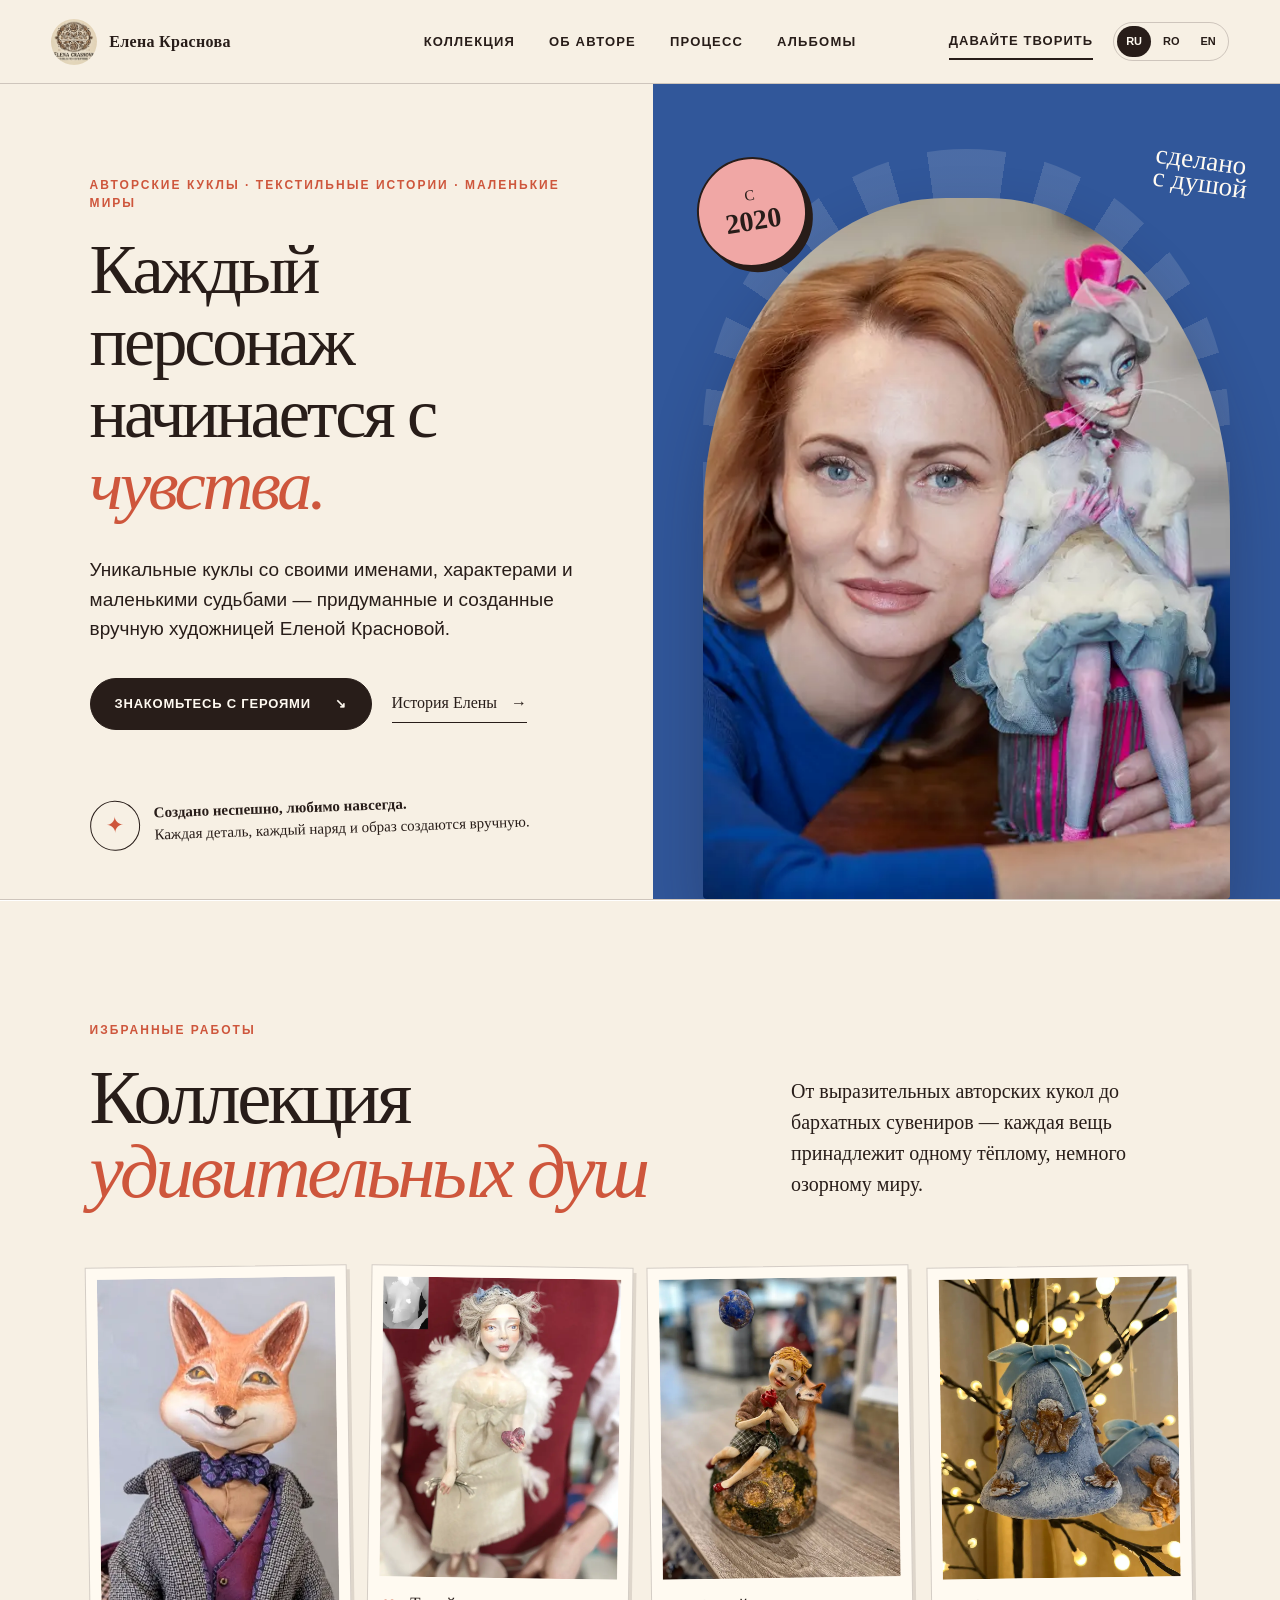
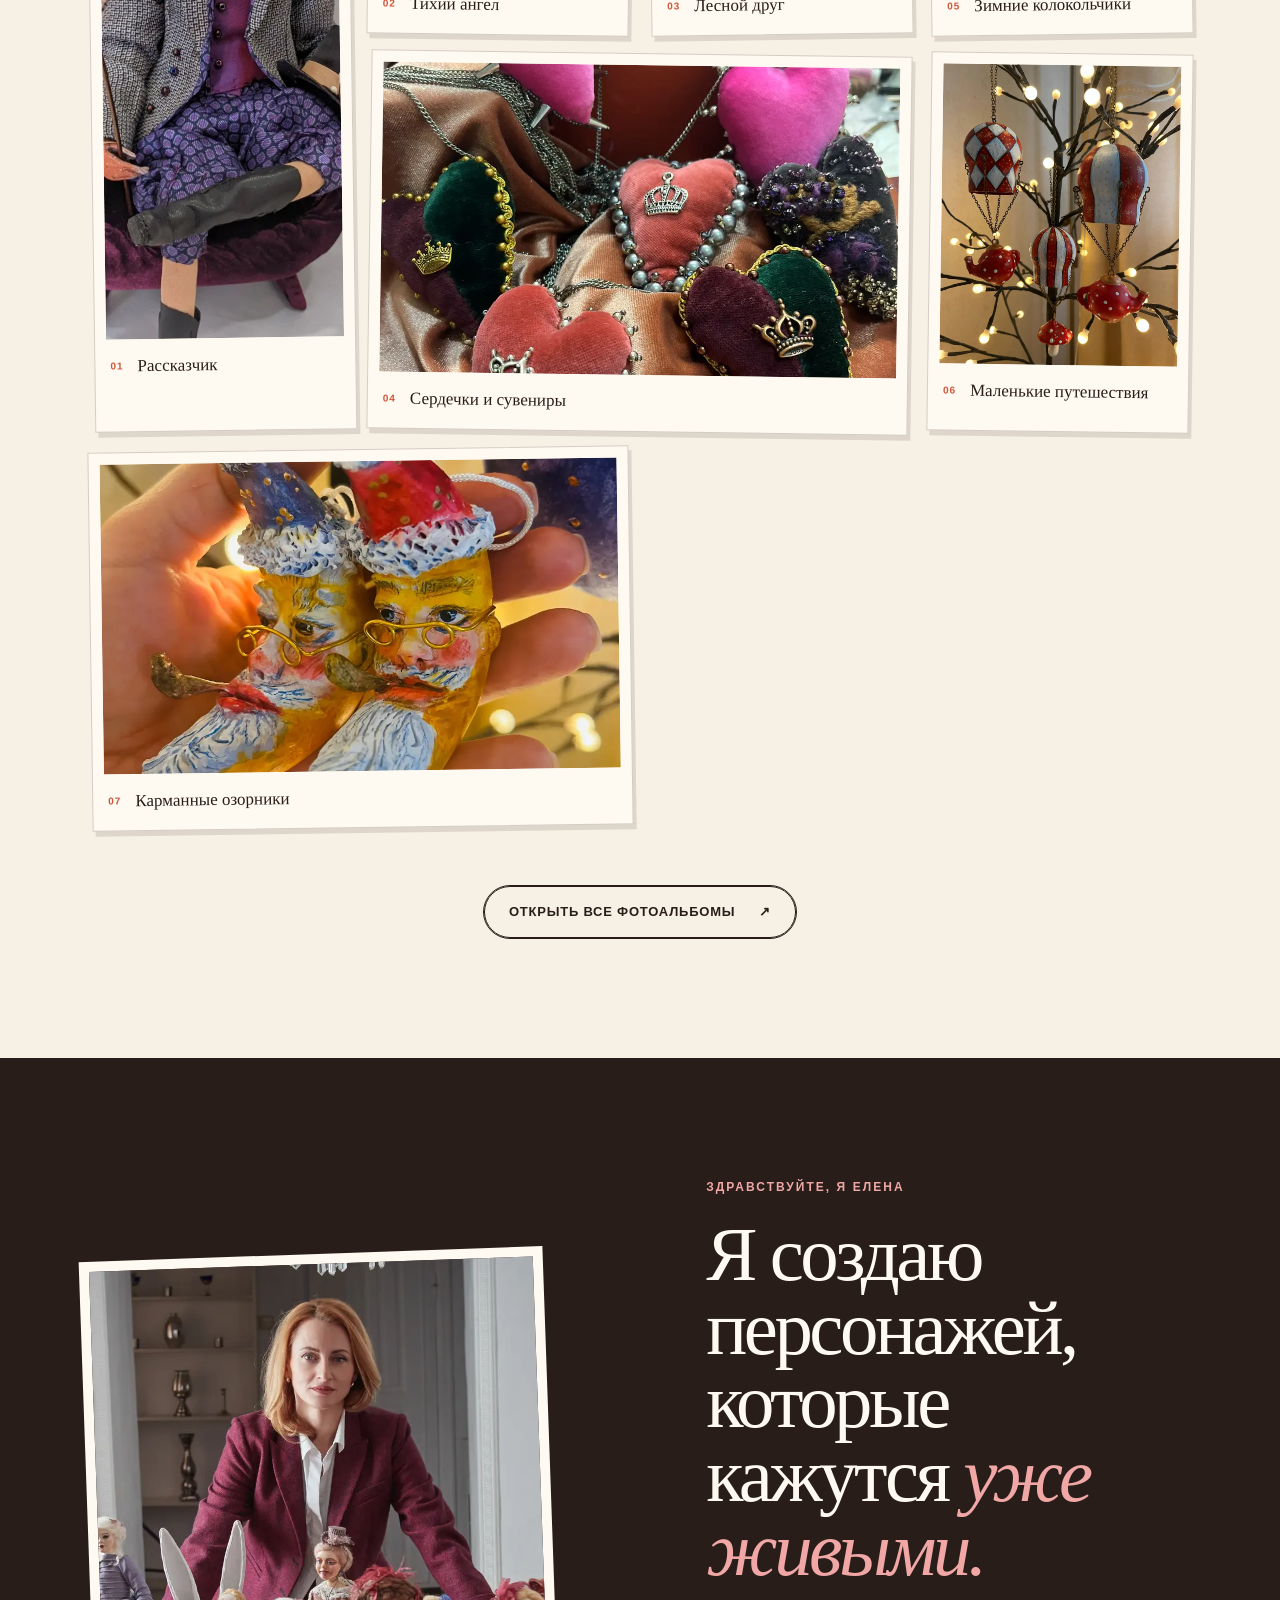
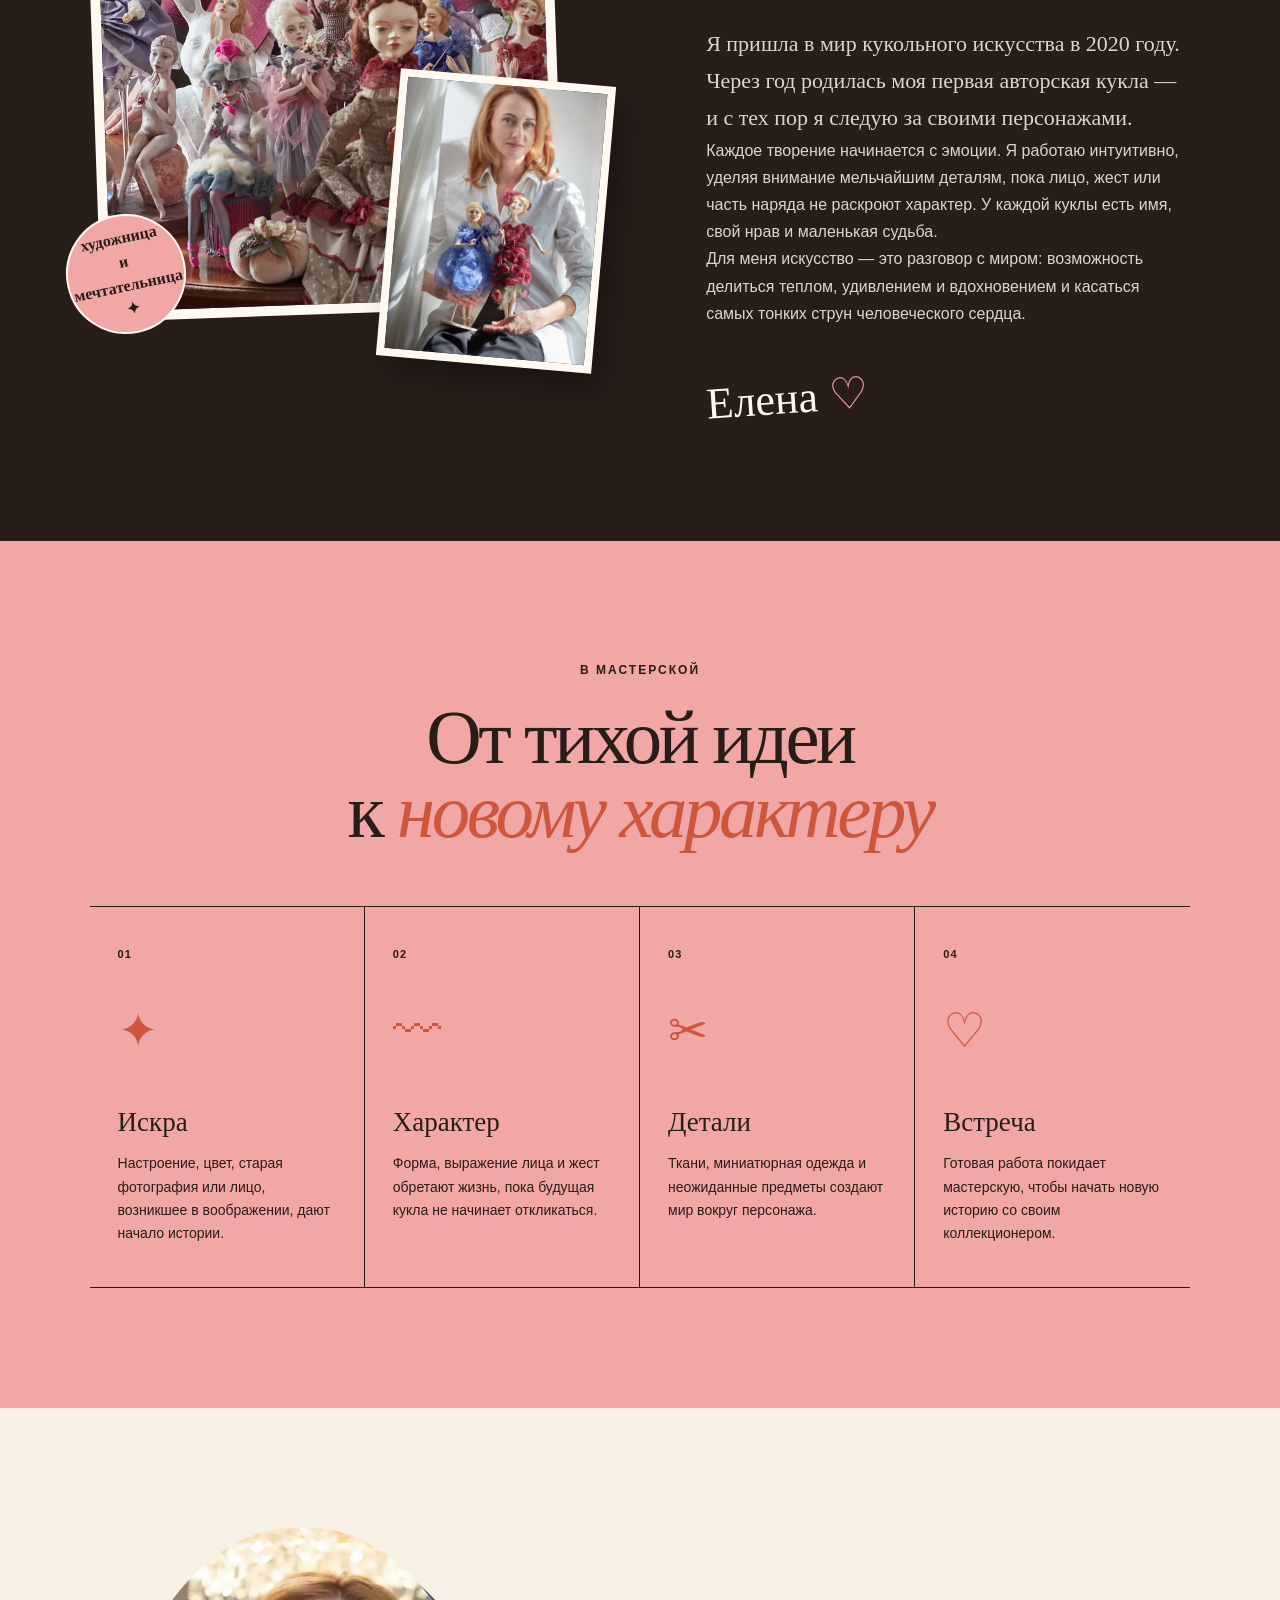
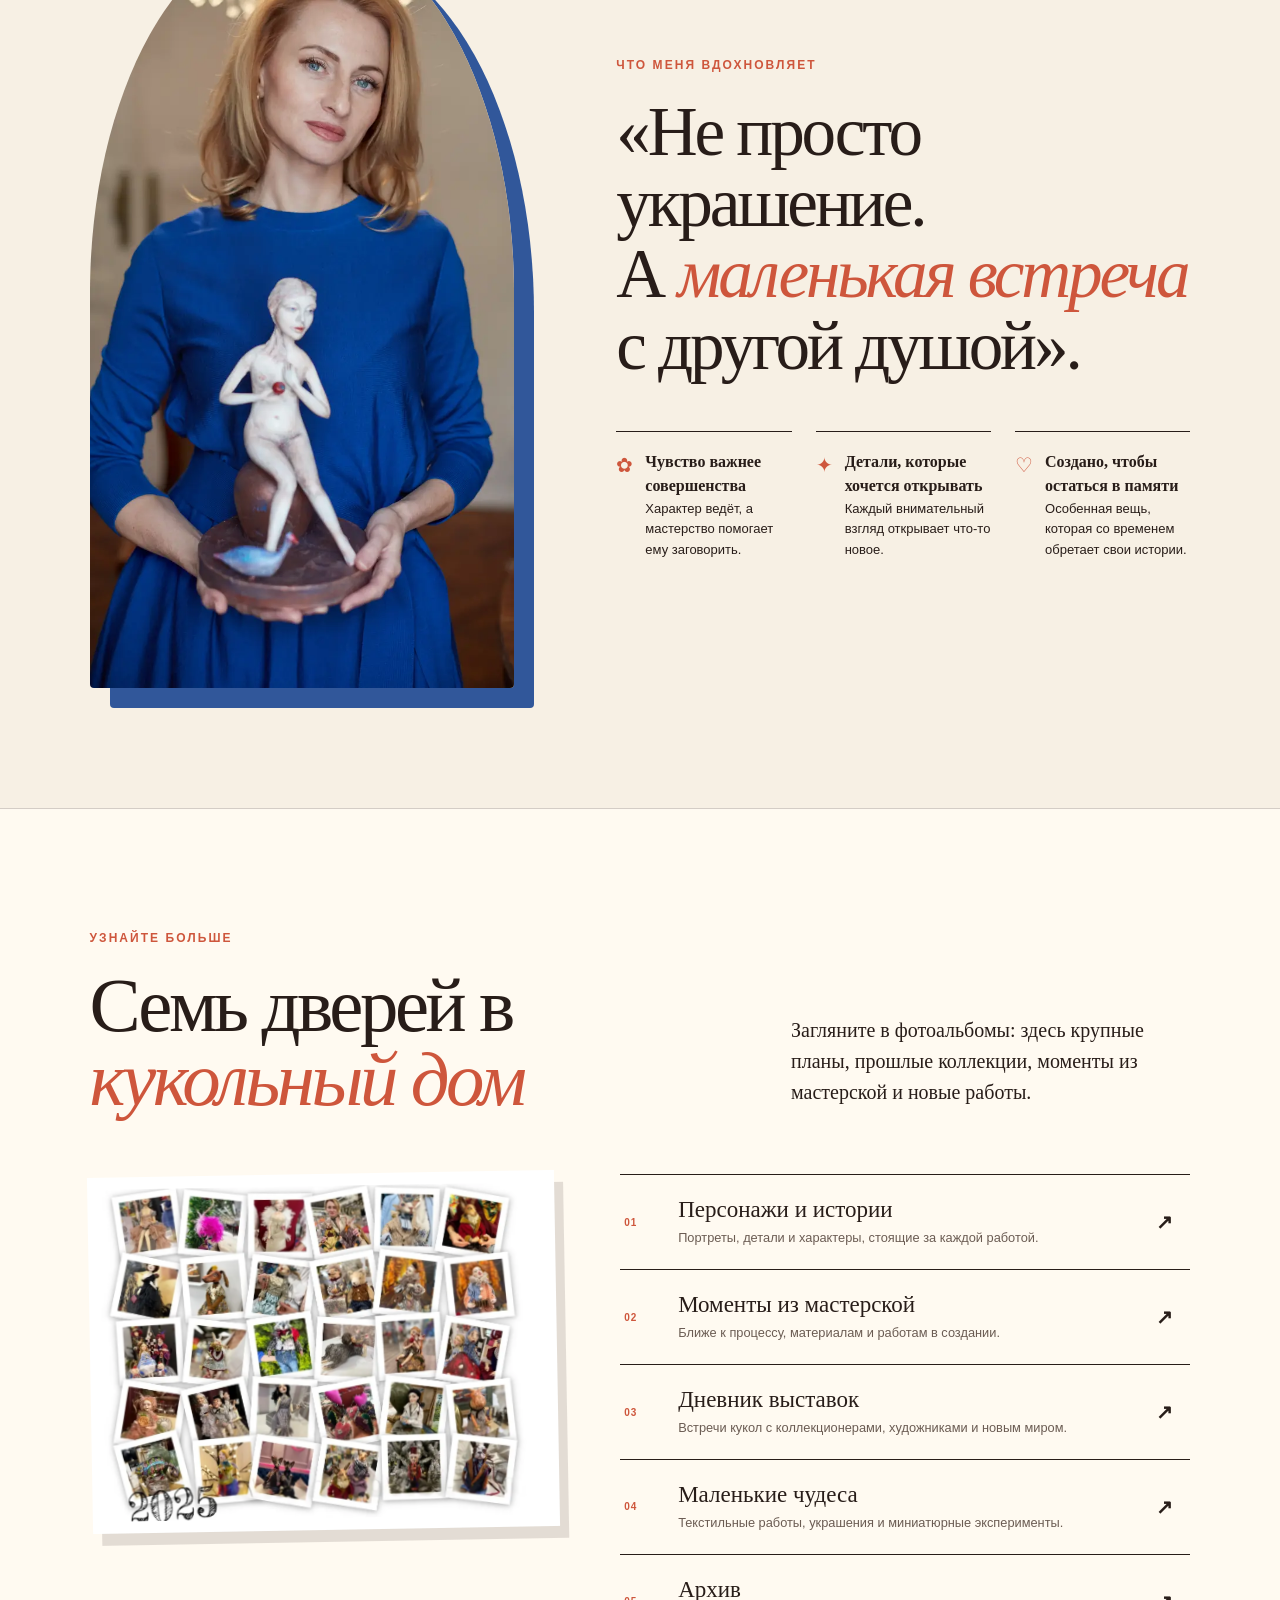
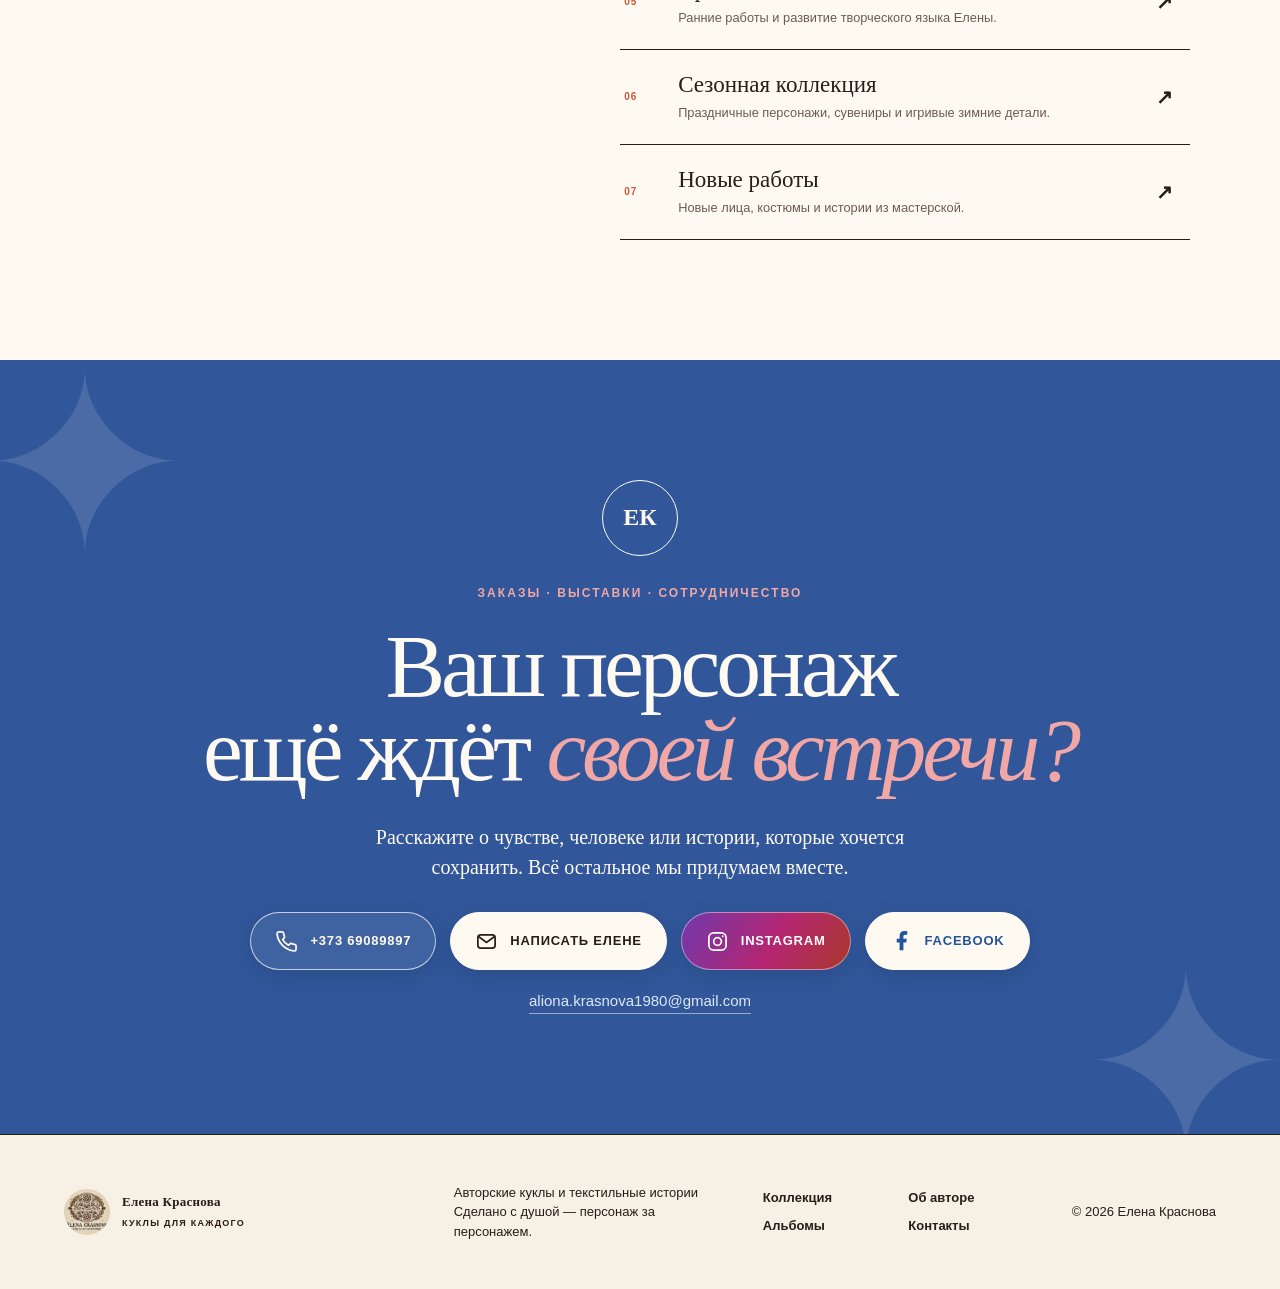
<file: index.html>
<!DOCTYPE html><html lang="ru"><head><meta charset="utf-8"/><meta name="viewport" content="width=device-width, initial-scale=1"/><link rel="preload" href="/images/elena-portrait.webp" as="image"/><link rel="stylesheet" href="/assets/index-C1ZyaYux.css"/><title>Елена Краснова — Куклы для каждого</title><meta name="description" content="Уникальные авторские куклы, текстильные истории и маленькие миры ручной работы Елены Красновой."/><link rel="shortcut icon" href="/favicon.svg"/><link rel="icon" href="/favicon.svg"/>
<link rel="stylesheet" href="/assets/static.css?v=2"/><link rel="canonical" href="https://elenakrasnova-dolls.github.io/"/>
<link rel="alternate" hreflang="en" href="https://elenakrasnova-dolls.github.io/en/"/><link rel="alternate" hreflang="ru" href="https://elenakrasnova-dolls.github.io/"/><link rel="alternate" hreflang="ro" href="https://elenakrasnova-dolls.github.io/ro/"/><link rel="alternate" hreflang="x-default" href="https://elenakrasnova-dolls.github.io/"/>
</head><body><main>
<header class="site-header"><a class="brand" href="#home" aria-label="Елена Краснова, главная"><img src="/images/logo.webp" alt=""/><span>Елена Краснова</span></a><nav aria-label="Основная навигация"><a href="#collection">Коллекция</a><a href="#about">Об авторе</a><a href="#process">Процесс</a><a href="#albums">Альбомы</a></nav><div class="header-actions"><a class="nav-cta" href="#contact">Давайте творить</a><div class="language-switcher" aria-label="Выберите язык"><a href="/" lang="ru" hreflang="ru" title="Русский" aria-current="page">RU</a><a href="/ro/" lang="ro" hreflang="ro" title="Română">RO</a><a href="/en/" lang="en" hreflang="en" title="English">EN</a></div></div>
</header>
<section class="hero" id="home"><div class="hero-copy"><p class="eyebrow">Авторские куклы · текстильные истории · маленькие миры</p><h1>Каждый персонаж<br/>начинается с <em>чувства.</em></h1><p class="hero-lede">Уникальные куклы со своими именами, характерами и маленькими судьбами — придуманные и созданные вручную художницей Еленой Красновой.</p><div class="hero-actions"><a class="button primary" href="#collection">Знакомьтесь с героями <span>↘</span></a><a class="text-link" href="#about">История Елены <span>→</span></a></div><div class="hero-note"><span class="spark">✦</span><p><strong>Создано неспешно, любимо навсегда.</strong><br/>Каждая деталь, каждый наряд и образ создаются вручную.</p></div></div><div class="hero-art" aria-label="Елена Краснова с одной из своих авторских кукол"><div class="sunburst"></div><img class="hero-photo" src="/images/elena-portrait.webp" alt="Елена Краснова с авторской куклой в сине-розовых тонах"/><div class="roundel">С<br/><strong>2020</strong></div><div class="scribble">сделано<br/>с душой</div></div>
</section><div class="section-divider" aria-hidden="true"></div>
<section class="collection section" id="collection"><div class="section-heading split-heading"><div><p class="eyebrow">Избранные работы</p><h2>Коллекция<br/><em>удивительных душ</em></h2></div><p>От выразительных авторских кукол до бархатных сувениров — каждая вещь принадлежит одному тёплому, немного озорному миру.</p></div><div class="gallery-grid"><figure class="gallery-card tall"><div class="image-wrap"><img src="/images/doll-tailored.webp" alt="Авторская кукла в тщательно проработанном миниатюрном костюме" loading="lazy"/></div><figcaption><span>01</span>Рассказчик</figcaption></figure><figure class="gallery-card "><div class="image-wrap"><img src="/images/doll-angel.webp" alt="Нежная белая авторская кукла с украшениями из перьев" loading="lazy"/></div><figcaption><span>02</span>Тихий ангел</figcaption></figure><figure class="gallery-card "><div class="image-wrap"><img src="/images/doll-fox.webp" alt="Маленькая кукла с лисой на руках" loading="lazy"/></div><figcaption><span>03</span>Лесной друг</figcaption></figure><figure class="gallery-card wide"><div class="image-wrap"><img src="/images/hearts.webp" alt="Бархатные сердечки ручной работы с бисерными украшениями" loading="lazy"/></div><figcaption><span>04</span>Сердечки и сувениры</figcaption></figure><figure class="gallery-card "><div class="image-wrap"><img src="/images/bells.webp" alt="Голубые декоративные колокольчики ручной работы с ангелами" loading="lazy"/></div><figcaption><span>05</span>Зимние колокольчики</figcaption></figure><figure class="gallery-card "><div class="image-wrap"><img src="/images/balloons.webp" alt="Сказочные декоративные воздушные шары ручной работы" loading="lazy"/></div><figcaption><span>06</span>Маленькие путешествия</figcaption></figure><figure class="gallery-card wide"><div class="image-wrap"><img src="/images/mice-shoes.webp" alt="Крошечные мышата в миниатюрных башмачках" loading="lazy"/></div><figcaption><span>07</span>Карманные озорники</figcaption></figure></div><div class="center-action"><a class="button outline" href="#albums">Открыть все фотоальбомы <span>↗</span></a></div>
</section>
<section class="about section" id="about"><div class="about-images"><img class="about-main" src="/images/elena-collection.webp" alt="Елена Краснова со своей коллекцией персонажей ручной работы" loading="lazy"/><img class="about-small" src="/images/artist-duo.webp" alt="Елена держит двух ярких авторских кукол" loading="lazy"/><span class="about-sticker">художница<br/>и мечтательница<br/>✦</span></div><div class="about-copy"><p class="eyebrow">Здравствуйте, я Елена</p><h2>Я создаю персонажей, которые кажутся <em>уже живыми.</em></h2><p class="lead">Я пришла в мир кукольного искусства в 2020 году. Через год родилась моя первая авторская кукла — и с тех пор я следую за своими персонажами.</p><p>Каждое творение начинается с эмоции. Я работаю интуитивно, уделяя внимание мельчайшим деталям, пока лицо, жест или часть наряда не раскроют характер. У каждой куклы есть имя, свой нрав и маленькая судьба.</p><p>Для меня искусство — это разговор с миром: возможность делиться теплом, удивлением и вдохновением и касаться самых тонких струн человеческого сердца.</p><div class="signature">Елена <span>♡</span></div></div>
</section>
<section class="process section" id="process"><div class="section-heading centered"><p class="eyebrow">В мастерской</p><h2>От тихой идеи<br/>к <em>новому характеру</em></h2></div><div class="process-grid"><article><span>01</span><div class="process-icon">✦</div><h3>Искра</h3><p>Настроение, цвет, старая фотография или лицо, возникшее в воображении, дают начало истории.</p></article><article><span>02</span><div class="process-icon">〰</div><h3>Характер</h3><p>Форма, выражение лица и жест обретают жизнь, пока будущая кукла не начинает откликаться.</p></article><article><span>03</span><div class="process-icon">✂</div><h3>Детали</h3><p>Ткани, миниатюрная одежда и неожиданные предметы создают мир вокруг персонажа.</p></article><article><span>04</span><div class="process-icon">♡</div><h3>Встреча</h3><p>Готовая работа покидает мастерскую, чтобы начать новую историю со своим коллекционером.</p></article></div>
</section>
<section class="manifesto section"><img src="/images/artist-doll.webp" alt="Елена Краснова держит скульптурную авторскую куклу" loading="lazy"/><div><p class="eyebrow">Что меня вдохновляет</p><blockquote>«Не просто украшение.<br/>А <em>маленькая встреча</em><br/>с другой душой».</blockquote><ul><li><span>✿</span><div><strong>Чувство важнее совершенства</strong><br/>Характер ведёт, а мастерство помогает ему заговорить.</div></li><li><span>✦</span><div><strong>Детали, которые хочется открывать</strong><br/>Каждый внимательный взгляд открывает что-то новое.</div></li><li><span>♡</span><div><strong>Создано, чтобы остаться в памяти</strong><br/>Особенная вещь, которая со временем обретает свои истории.</div></li></ul></div>
</section>
<section class="albums section" id="albums"><div class="section-heading split-heading"><div><p class="eyebrow">Узнайте больше</p><h2>Семь дверей в<br/><em>кукольный дом</em></h2></div><p>Загляните в фотоальбомы: здесь крупные планы, прошлые коллекции, моменты из мастерской и новые работы.</p></div><div class="album-layout"><img src="/images/collage-2025.webp" alt="Коллаж авторских кукол и персонажей Елены Красновой за 2025 год" loading="lazy"/><div class="album-list"><a href="https://photos.google.com/share/AF1QipNY6vmPEpcHfx0WodxlhPSr1V66k2Og0mekGei52IiipcwMdm5N32MvOMyMi8PhGQ?key=YkJZMEJELU1BSWxKeEYtOFd3dHVuclBKS3dvc1Rn" target="_blank" rel="noreferrer"><span>01</span><div><strong>Персонажи и истории</strong><small>Портреты, детали и характеры, стоящие за каждой работой.</small></div><b>↗</b></a><a href="https://photos.google.com/share/AF1QipOQg0ftjJDzYPFisQ8HiRwQh46MYZeJKFQ9u33m9G627VLiCDAwlF-dw3wcwXksDQ?key=ZnpPMHhkZl8xdHlXR1Jvb00wWTNacUdMb3VjRm13" target="_blank" rel="noreferrer"><span>02</span><div><strong>Моменты из мастерской</strong><small>Ближе к процессу, материалам и работам в создании.</small></div><b>↗</b></a><a href="https://photos.google.com/share/AF1QipO95QYfhkAU-e_MOLmiMklp9s67XjpZ2Yp-q3eAOlHBWChUEh37xAUEttO3ieR-DA?key=dDFMQkFxYnowd2dPUWJJc0hoTmd6aVVyUHZFdlJn" target="_blank" rel="noreferrer"><span>03</span><div><strong>Дневник выставок</strong><small>Встречи кукол с коллекционерами, художниками и новым миром.</small></div><b>↗</b></a><a href="https://photos.google.com/share/AF1QipOKNdUFz0gux25h-DiX9tx6hFUWUEFslOyEvEvLrds-0j1vklIsMXivjXizk0QGJQ?key=eGtoekNJMW9tTXJhOXJ3VWRuMk5GLUhiLVFOdEZR" target="_blank" rel="noreferrer"><span>04</span><div><strong>Маленькие чудеса</strong><small>Текстильные работы, украшения и миниатюрные эксперименты.</small></div><b>↗</b></a><a href="https://photos.google.com/share/AF1QipNa9S4hMFDggVd9WwkFCfyKkxM2viukv5BdF-b_08uFRXHrQKt9lBom-ZY_8G07tQ?key=WWJSdEQtS2tlU2hvS21oSk5pZUxMVkpRVGxWb25R" target="_blank" rel="noreferrer"><span>05</span><div><strong>Архив</strong><small>Ранние работы и развитие творческого языка Елены.</small></div><b>↗</b></a><a href="https://photos.google.com/share/AF1QipMRKIIiYKucR9vkh6xvuWF6_n7fpOHfj5l45YvNX_f51jRiBLtiGrYg1nu-XGNUgA?key=NFc3dVQ3NEktQW1WUFhkTW4wR1k3MDFqaW5tUi1n" target="_blank" rel="noreferrer"><span>06</span><div><strong>Сезонная коллекция</strong><small>Праздничные персонажи, сувениры и игривые зимние детали.</small></div><b>↗</b></a><a href="https://photos.google.com/share/AF1QipN0AwGVVEpCCtqeV3S5ebzo9r7ej5DshgyuPuZF2M3VzwmMRWlTxsO1V3RdpVIr2Q?key=UFdVc2hiSnFfUUhKYlVqXzl5MVdoN3JqNlFRZk1n" target="_blank" rel="noreferrer"><span>07</span><div><strong>Новые работы</strong><small>Новые лица, костюмы и истории из мастерской.</small></div><b>↗</b></a></div></div>
</section>
<section class="contact section" id="contact"><div class="contact-mark">ЕК</div><p class="eyebrow">Заказы · выставки · сотрудничество</p><h2>Ваш персонаж<br/>ещё ждёт <em>своей встречи?</em></h2><p>Расскажите о чувстве, человеке или истории, которые хочется сохранить. Всё остальное мы придумаем вместе.</p><div class="contact-actions"><a class="social-link contact-phone" href="tel:+37369089897" aria-label="Позвонить Елене: +373 69089897"><svg viewbox="0 0 24 24" fill="none" stroke="currentColor" stroke-width="1.8" stroke-linecap="round" stroke-linejoin="round" aria-hidden="true"><path d="M22 16.9v3a2 2 0 0 1-2.2 2 19.8 19.8 0 0 1-8.6-3.1 19.5 19.5 0 0 1-6-6 19.8 19.8 0 0 1-3.1-8.7A2 2 0 0 1 4.1 2h3a2 2 0 0 1 2 1.7c.1 1 .4 2 .7 2.9a2 2 0 0 1-.5 2.1L8 10a16 16 0 0 0 6 6l1.3-1.3a2 2 0 0 1 2.1-.5c.9.3 1.9.6 2.9.7a2 2 0 0 1 1.7 2z"/></svg><span>+373 69089897</span></a><a class="button primary light" href="mailto:aliona.krasnova1980@gmail.com"><svg viewbox="0 0 24 24" fill="none" stroke="currentColor" stroke-width="1.8" aria-hidden="true"><rect x="3" y="5" width="18" height="14" rx="3"/><path d="m4 7 8 6 8-6"/></svg><span>Написать Елене</span></a><a class="social-link contact-instagram" href="https://www.instagram.com/elenakrasnov.a/" target="_blank" rel="noreferrer"><svg viewbox="0 0 24 24" fill="none" stroke="currentColor" stroke-width="1.8" aria-hidden="true"><rect x="3" y="3" width="18" height="18" rx="5"/><circle cx="12" cy="12" r="4"/><circle cx="17.5" cy="6.5" r="1" fill="currentColor" stroke="none"/></svg><span>Instagram</span></a><a class="social-link contact-facebook" href="https://www.facebook.com/aliona.krasnova1980" target="_blank" rel="noreferrer"><svg viewbox="0 0 24 24" fill="currentColor" aria-hidden="true"><path d="M14 21v-8h3l.5-4H14V7c0-1.2.4-2 2-2h2V1.4C17.3 1.2 16.2 1 15 1c-3 0-5 1.8-5 5v3H7v4h3v8z"/></svg><span>Facebook</span></a></div><a class="contact-email" href="mailto:aliona.krasnova1980@gmail.com">aliona.krasnova1980@gmail.com</a>
</section>
<footer><a class="brand footer-brand" href="#home"><img src="/images/logo.webp" alt=""/><span>Елена Краснова<br/><small>Куклы для каждого</small></span></a><p>Авторские куклы и текстильные истории<br/>Сделано с душой — персонаж за персонажем.</p><div><a href="#collection">Коллекция</a><a href="#about">Об авторе</a><a href="#albums">Альбомы</a><a href="#contact">Контакты</a></div><p class="copyright">© <!-- -->2026<!-- --> Елена Краснова</p>
</footer></main></body></html>
</file>
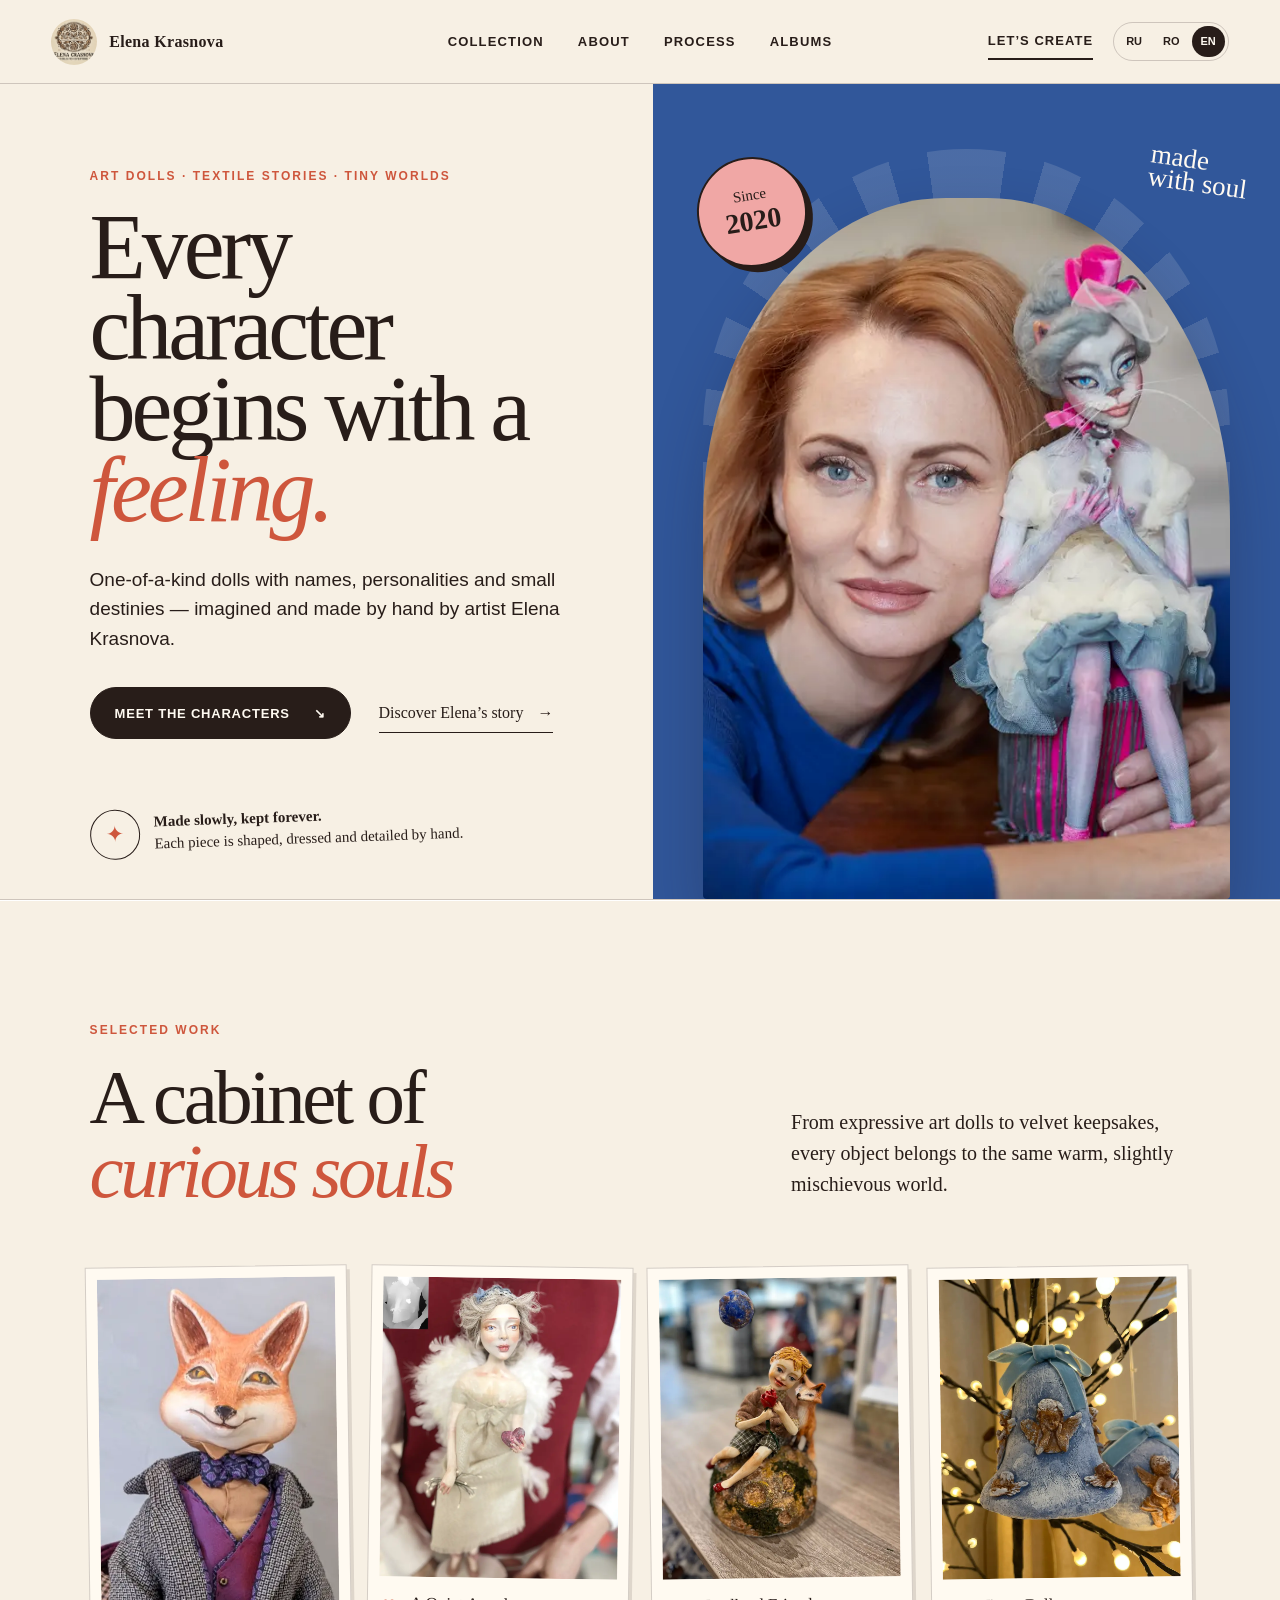
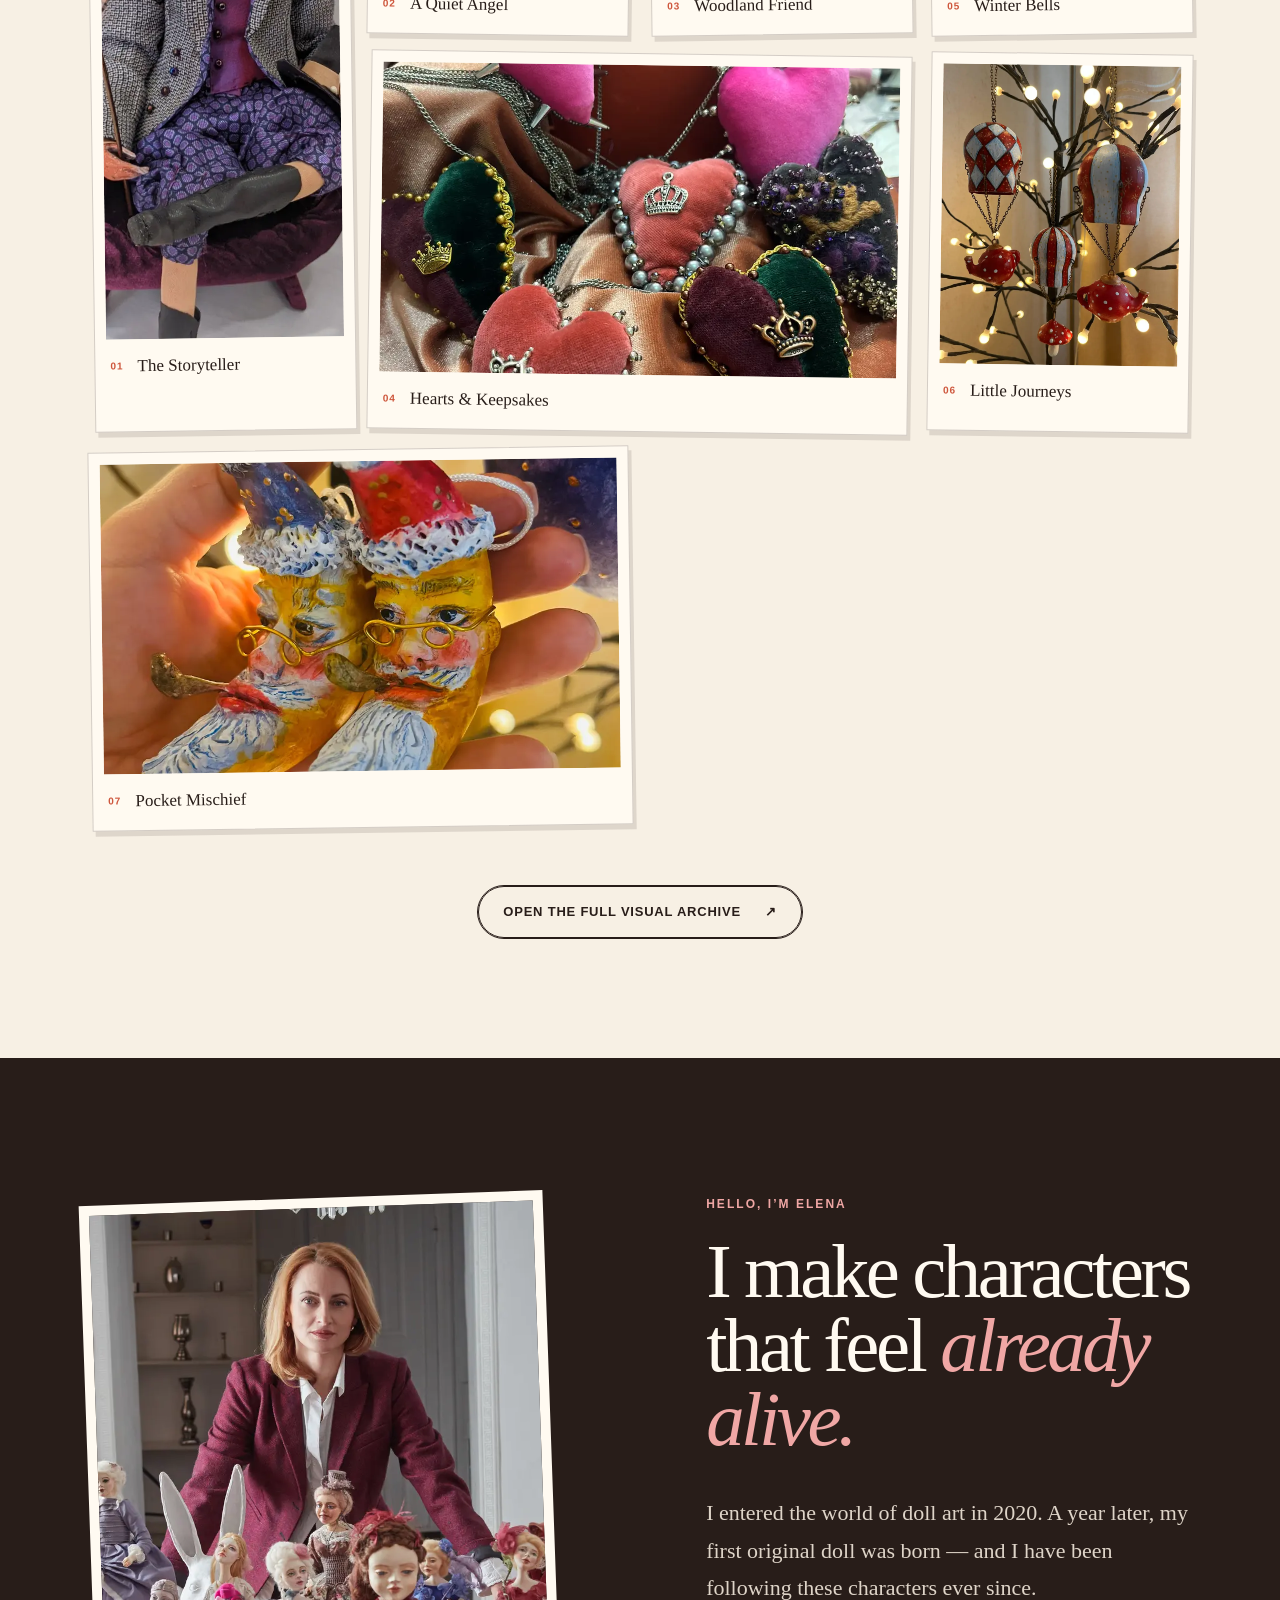
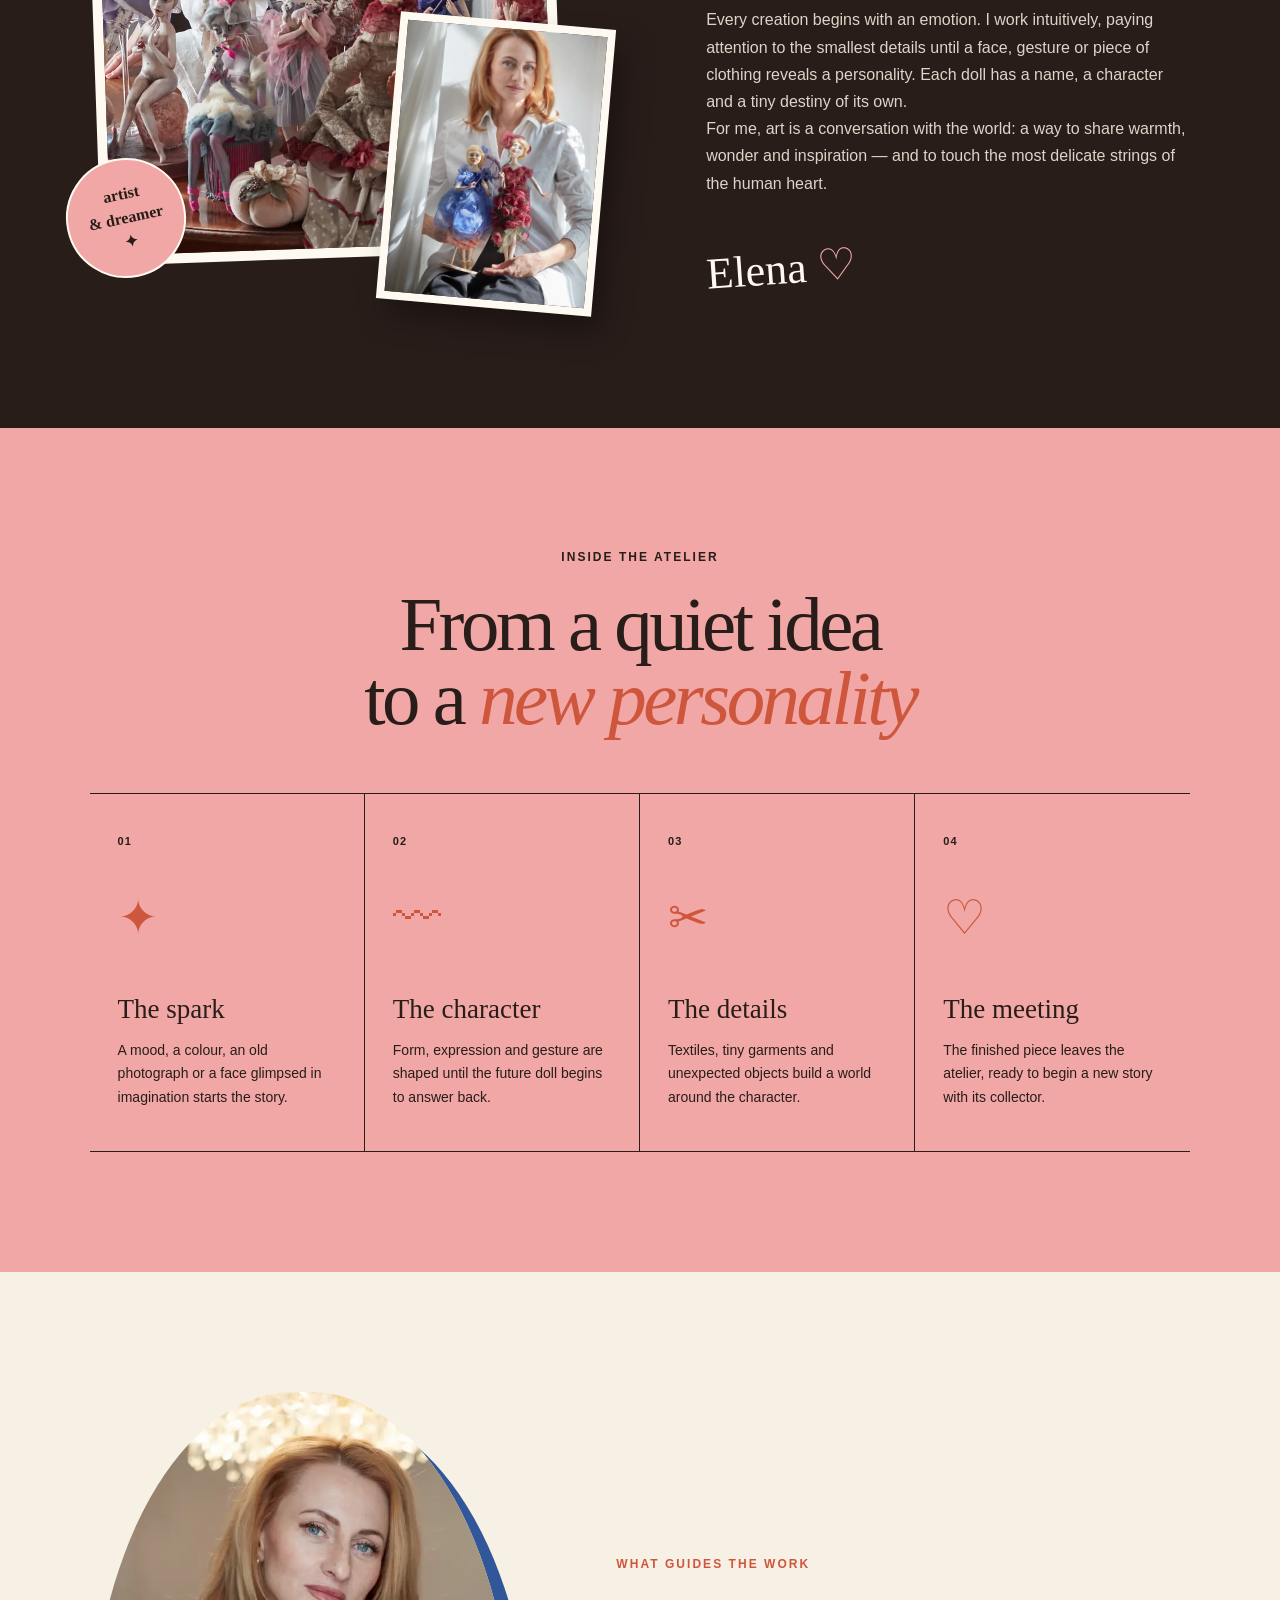
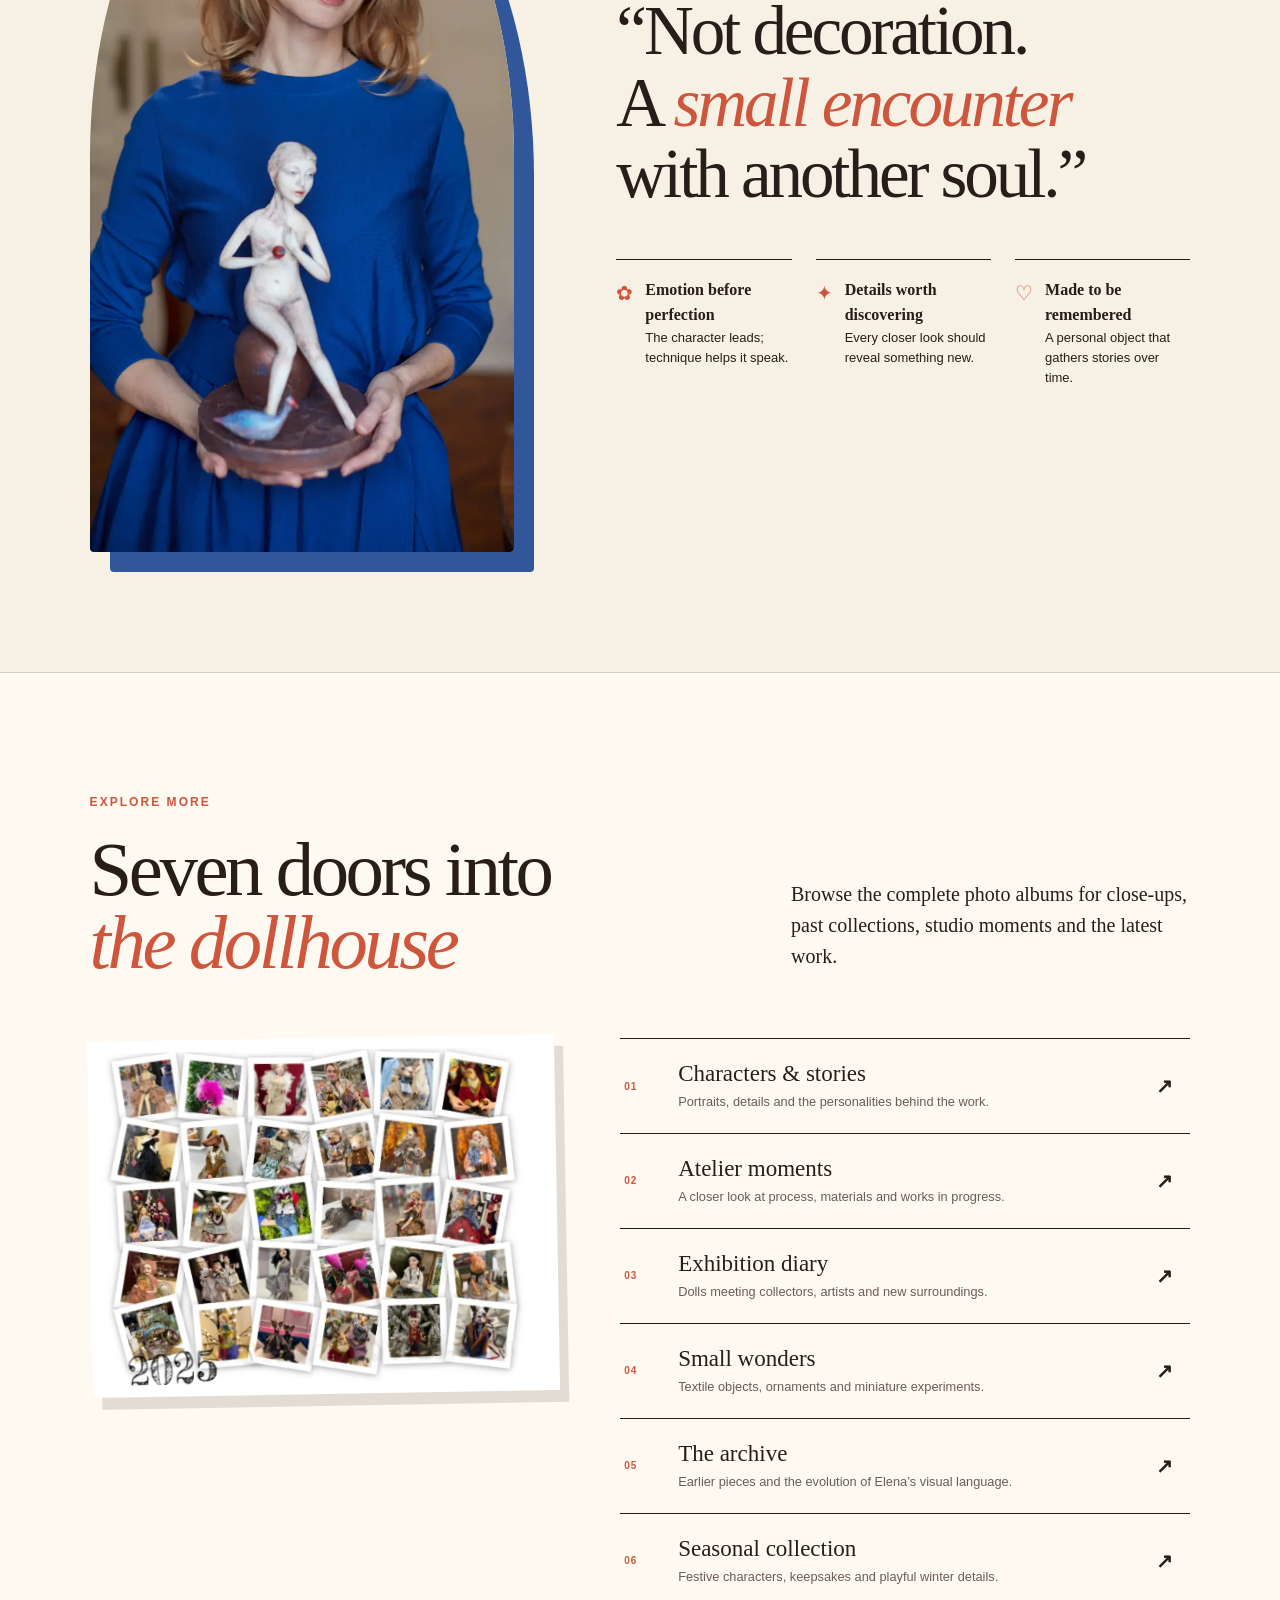
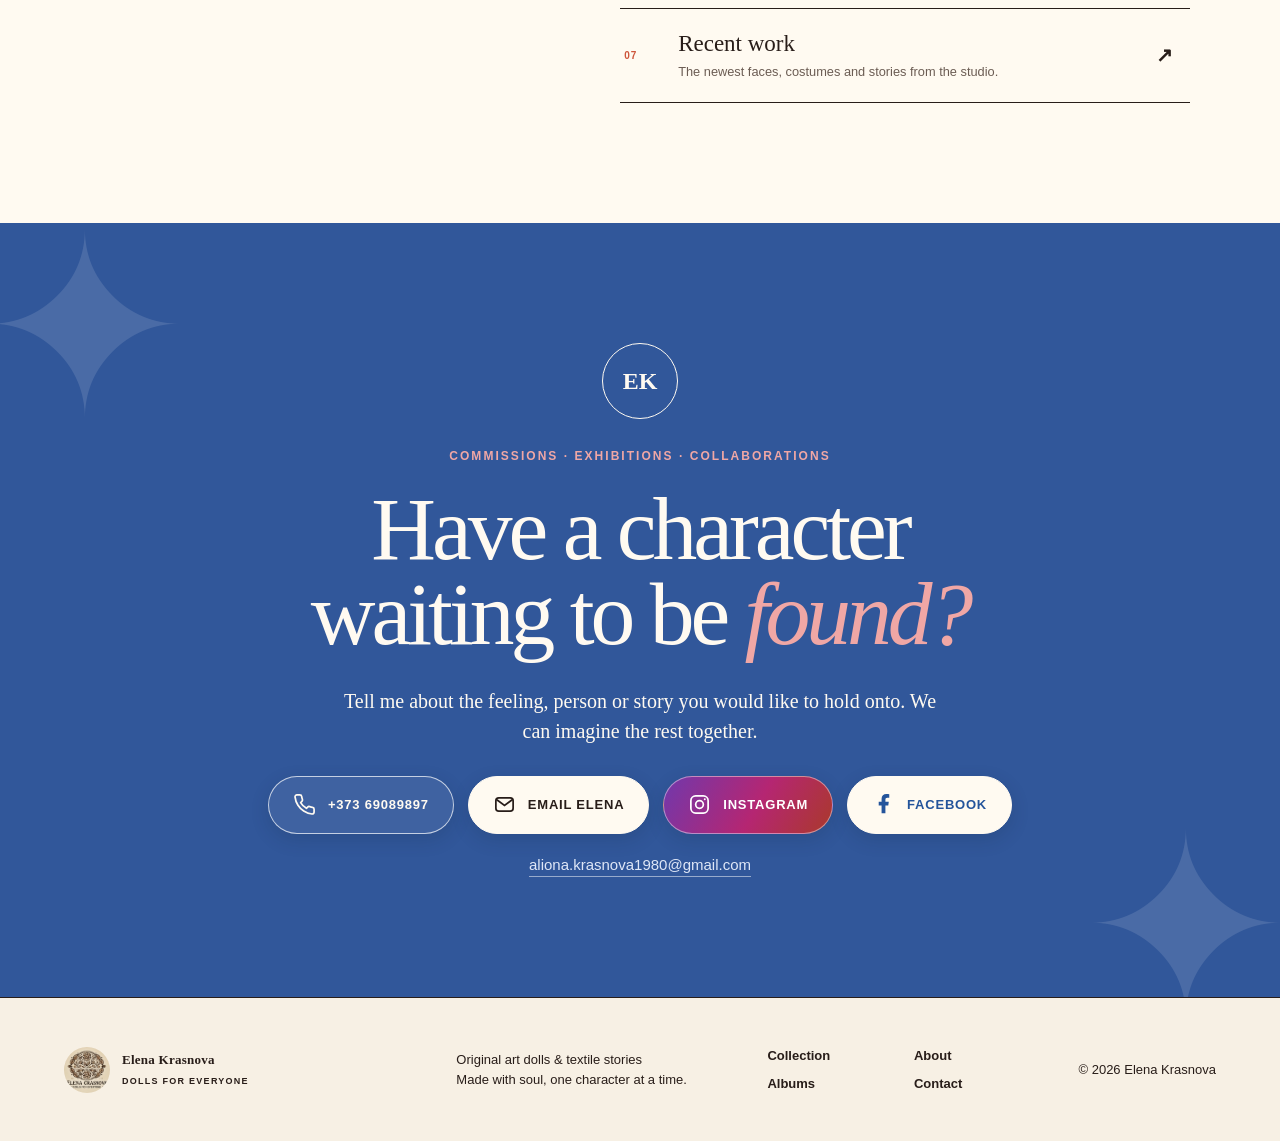
<file: en/index.html>
<!DOCTYPE html><html lang="en"><head><meta charSet="utf-8"/><meta name="viewport" content="width=device-width, initial-scale=1"/><link rel="preload" href="/images/elena-portrait.webp" as="image"/><link rel="stylesheet" href="/assets/index-C1ZyaYux.css"/><title>Elena Krasnova — Dolls for Everyone</title><meta name="description" content="One-of-a-kind art dolls, textile stories and tiny worlds handmade by Elena Krasnova."/><link rel="shortcut icon" href="/favicon.svg"/><link rel="icon" href="/favicon.svg"/>
<link rel="stylesheet" href="/assets/static.css?v=2"/><link rel="canonical" href="https://elenakrasnova-dolls.github.io/en/"/>
<link rel="alternate" hreflang="en" href="https://elenakrasnova-dolls.github.io/en/"/><link rel="alternate" hreflang="ru" href="https://elenakrasnova-dolls.github.io/"/><link rel="alternate" hreflang="ro" href="https://elenakrasnova-dolls.github.io/ro/"/><link rel="alternate" hreflang="x-default" href="https://elenakrasnova-dolls.github.io/"/>
</head><body><main>
<header class="site-header"><a class="brand" href="#home" aria-label="Elena Krasnova, home"><img src="/images/logo.webp" alt=""/><span>Elena Krasnova</span></a><nav aria-label="Main navigation"><a href="#collection">Collection</a><a href="#about">About</a><a href="#process">Process</a><a href="#albums">Albums</a></nav><div class="header-actions"><a class="nav-cta" href="#contact">Let’s create</a><div class="language-switcher" aria-label="Choose language"><a href="/" lang="ru" hreflang="ru" title="Русский">RU</a><a href="/ro/" lang="ro" hreflang="ro" title="Română">RO</a><a href="/en/" lang="en" hreflang="en" title="English" aria-current="page">EN</a></div></div>
</header>
<section class="hero" id="home"><div class="hero-copy"><p class="eyebrow">Art dolls · textile stories · tiny worlds</p><h1>Every character<br/>begins with a <em>feeling.</em></h1><p class="hero-lede">One-of-a-kind dolls with names, personalities and small destinies — imagined and made by hand by artist Elena Krasnova.</p><div class="hero-actions"><a class="button primary" href="#collection">Meet the characters <span>↘</span></a><a class="text-link" href="#about">Discover Elena’s story <span>→</span></a></div><div class="hero-note"><span class="spark">✦</span><p><strong>Made slowly, kept forever.</strong><br/>Each piece is shaped, dressed and detailed by hand.</p></div></div><div class="hero-art" aria-label="Elena Krasnova with one of her art dolls"><div class="sunburst"></div><img class="hero-photo" src="/images/elena-portrait.webp" alt="Elena Krasnova posing with a blue and pink art doll"/><div class="roundel">Since<br/><strong>2020</strong></div><div class="scribble">made<br/>with soul</div></div>
</section><div class="section-divider" aria-hidden="true"></div>
<section class="collection section" id="collection"><div class="section-heading split-heading"><div><p class="eyebrow">Selected work</p><h2>A cabinet of<br/><em>curious souls</em></h2></div><p>From expressive art dolls to velvet keepsakes, every object belongs to the same warm, slightly mischievous world.</p></div><div class="gallery-grid"><figure class="gallery-card tall"><div class="image-wrap"><img src="/images/doll-tailored.webp" alt="Tailored art doll in a detailed miniature suit" loading="lazy"/></div><figcaption><span>01</span>The Storyteller</figcaption></figure><figure class="gallery-card "><div class="image-wrap"><img src="/images/doll-angel.webp" alt="Delicate white art doll with feather details" loading="lazy"/></div><figcaption><span>02</span>A Quiet Angel</figcaption></figure><figure class="gallery-card "><div class="image-wrap"><img src="/images/doll-fox.webp" alt="Small character doll holding a fox" loading="lazy"/></div><figcaption><span>03</span>Woodland Friend</figcaption></figure><figure class="gallery-card wide"><div class="image-wrap"><img src="/images/hearts.webp" alt="Handmade velvet heart ornaments with beadwork" loading="lazy"/></div><figcaption><span>04</span>Hearts &amp; Keepsakes</figcaption></figure><figure class="gallery-card "><div class="image-wrap"><img src="/images/bells.webp" alt="Blue handmade bell ornaments with angel details" loading="lazy"/></div><figcaption><span>05</span>Winter Bells</figcaption></figure><figure class="gallery-card "><div class="image-wrap"><img src="/images/balloons.webp" alt="Whimsical handmade hot air balloon ornaments" loading="lazy"/></div><figcaption><span>06</span>Little Journeys</figcaption></figure><figure class="gallery-card wide"><div class="image-wrap"><img src="/images/mice-shoes.webp" alt="Tiny mouse characters sitting inside miniature shoes" loading="lazy"/></div><figcaption><span>07</span>Pocket Mischief</figcaption></figure></div><div class="center-action"><a class="button outline" href="#albums">Open the full visual archive <span>↗</span></a></div>
</section>
<section class="about section" id="about"><div class="about-images"><img class="about-main" src="/images/elena-collection.webp" alt="Elena Krasnova standing behind a collection of her handmade characters" loading="lazy"/><img class="about-small" src="/images/artist-duo.webp" alt="Elena holding two colourful art dolls" loading="lazy"/><span class="about-sticker">artist<br/>&amp; dreamer<br/>✦</span></div><div class="about-copy"><p class="eyebrow">Hello, I’m Elena</p><h2>I make characters that feel <em>already alive.</em></h2><p class="lead">I entered the world of doll art in 2020. A year later, my first original doll was born — and I have been following these characters ever since.</p><p>Every creation begins with an emotion. I work intuitively, paying attention to the smallest details until a face, gesture or piece of clothing reveals a personality. Each doll has a name, a character and a tiny destiny of its own.</p><p>For me, art is a conversation with the world: a way to share warmth, wonder and inspiration — and to touch the most delicate strings of the human heart.</p><div class="signature">Elena <span>♡</span></div></div>
</section>
<section class="process section" id="process"><div class="section-heading centered"><p class="eyebrow">Inside the atelier</p><h2>From a quiet idea<br/>to a <em>new personality</em></h2></div><div class="process-grid"><article><span>01</span><div class="process-icon">✦</div><h3>The spark</h3><p>A mood, a colour, an old photograph or a face glimpsed in imagination starts the story.</p></article><article><span>02</span><div class="process-icon">〰</div><h3>The character</h3><p>Form, expression and gesture are shaped until the future doll begins to answer back.</p></article><article><span>03</span><div class="process-icon">✂</div><h3>The details</h3><p>Textiles, tiny garments and unexpected objects build a world around the character.</p></article><article><span>04</span><div class="process-icon">♡</div><h3>The meeting</h3><p>The finished piece leaves the atelier, ready to begin a new story with its collector.</p></article></div>
</section>
<section class="manifesto section"><img src="/images/artist-doll.webp" alt="Elena Krasnova holding a sculptural art doll" loading="lazy"/><div><p class="eyebrow">What guides the work</p><blockquote>“Not decoration.<br/>A <em>small encounter</em><br/>with another soul.”</blockquote><ul><li><span>✿</span><div><strong>Emotion before perfection</strong><br/>The character leads; technique helps it speak.</div></li><li><span>✦</span><div><strong>Details worth discovering</strong><br/>Every closer look should reveal something new.</div></li><li><span>♡</span><div><strong>Made to be remembered</strong><br/>A personal object that gathers stories over time.</div></li></ul></div>
</section>
<section class="albums section" id="albums"><div class="section-heading split-heading"><div><p class="eyebrow">Explore more</p><h2>Seven doors into<br/><em>the dollhouse</em></h2></div><p>Browse the complete photo albums for close-ups, past collections, studio moments and the latest work.</p></div><div class="album-layout"><img src="/images/collage-2025.webp" alt="Collage of Elena Krasnova dolls and handmade characters from 2025" loading="lazy"/><div class="album-list"><a href="https://photos.google.com/share/AF1QipNY6vmPEpcHfx0WodxlhPSr1V66k2Og0mekGei52IiipcwMdm5N32MvOMyMi8PhGQ?key=YkJZMEJELU1BSWxKeEYtOFd3dHVuclBKS3dvc1Rn" target="_blank" rel="noreferrer"><span>01</span><div><strong>Characters &amp; stories</strong><small>Portraits, details and the personalities behind the work.</small></div><b>↗</b></a><a href="https://photos.google.com/share/AF1QipOQg0ftjJDzYPFisQ8HiRwQh46MYZeJKFQ9u33m9G627VLiCDAwlF-dw3wcwXksDQ?key=ZnpPMHhkZl8xdHlXR1Jvb00wWTNacUdMb3VjRm13" target="_blank" rel="noreferrer"><span>02</span><div><strong>Atelier moments</strong><small>A closer look at process, materials and works in progress.</small></div><b>↗</b></a><a href="https://photos.google.com/share/AF1QipO95QYfhkAU-e_MOLmiMklp9s67XjpZ2Yp-q3eAOlHBWChUEh37xAUEttO3ieR-DA?key=dDFMQkFxYnowd2dPUWJJc0hoTmd6aVVyUHZFdlJn" target="_blank" rel="noreferrer"><span>03</span><div><strong>Exhibition diary</strong><small>Dolls meeting collectors, artists and new surroundings.</small></div><b>↗</b></a><a href="https://photos.google.com/share/AF1QipOKNdUFz0gux25h-DiX9tx6hFUWUEFslOyEvEvLrds-0j1vklIsMXivjXizk0QGJQ?key=eGtoekNJMW9tTXJhOXJ3VWRuMk5GLUhiLVFOdEZR" target="_blank" rel="noreferrer"><span>04</span><div><strong>Small wonders</strong><small>Textile objects, ornaments and miniature experiments.</small></div><b>↗</b></a><a href="https://photos.google.com/share/AF1QipNa9S4hMFDggVd9WwkFCfyKkxM2viukv5BdF-b_08uFRXHrQKt9lBom-ZY_8G07tQ?key=WWJSdEQtS2tlU2hvS21oSk5pZUxMVkpRVGxWb25R" target="_blank" rel="noreferrer"><span>05</span><div><strong>The archive</strong><small>Earlier pieces and the evolution of Elena’s visual language.</small></div><b>↗</b></a><a href="https://photos.google.com/share/AF1QipMRKIIiYKucR9vkh6xvuWF6_n7fpOHfj5l45YvNX_f51jRiBLtiGrYg1nu-XGNUgA?key=NFc3dVQ3NEktQW1WUFhkTW4wR1k3MDFqaW5tUi1n" target="_blank" rel="noreferrer"><span>06</span><div><strong>Seasonal collection</strong><small>Festive characters, keepsakes and playful winter details.</small></div><b>↗</b></a><a href="https://photos.google.com/share/AF1QipN0AwGVVEpCCtqeV3S5ebzo9r7ej5DshgyuPuZF2M3VzwmMRWlTxsO1V3RdpVIr2Q?key=UFdVc2hiSnFfUUhKYlVqXzl5MVdoN3JqNlFRZk1n" target="_blank" rel="noreferrer"><span>07</span><div><strong>Recent work</strong><small>The newest faces, costumes and stories from the studio.</small></div><b>↗</b></a></div></div>
</section>
<section class="contact section" id="contact"><div class="contact-mark">EK</div><p class="eyebrow">Commissions · exhibitions · collaborations</p><h2>Have a character<br/>waiting to be <em>found?</em></h2><p>Tell me about the feeling, person or story you would like to hold onto. We can imagine the rest together.</p><div class="contact-actions"><a class="social-link contact-phone" href="tel:+37369089897" aria-label="Call Elena at +373 69089897"><svg viewBox="0 0 24 24" fill="none" stroke="currentColor" stroke-width="1.8" stroke-linecap="round" stroke-linejoin="round" aria-hidden="true"><path d="M22 16.9v3a2 2 0 0 1-2.2 2 19.8 19.8 0 0 1-8.6-3.1 19.5 19.5 0 0 1-6-6 19.8 19.8 0 0 1-3.1-8.7A2 2 0 0 1 4.1 2h3a2 2 0 0 1 2 1.7c.1 1 .4 2 .7 2.9a2 2 0 0 1-.5 2.1L8 10a16 16 0 0 0 6 6l1.3-1.3a2 2 0 0 1 2.1-.5c.9.3 1.9.6 2.9.7a2 2 0 0 1 1.7 2z"/></svg><span>+373 69089897</span></a><a class="button primary light" href="mailto:aliona.krasnova1980@gmail.com"><svg viewBox="0 0 24 24" fill="none" stroke="currentColor" stroke-width="1.8" aria-hidden="true"><rect x="3" y="5" width="18" height="14" rx="3"/><path d="m4 7 8 6 8-6"/></svg><span>Email Elena</span></a><a class="social-link contact-instagram" href="https://www.instagram.com/elenakrasnov.a/" target="_blank" rel="noreferrer"><svg viewBox="0 0 24 24" fill="none" stroke="currentColor" stroke-width="1.8" aria-hidden="true"><rect x="3" y="3" width="18" height="18" rx="5"/><circle cx="12" cy="12" r="4"/><circle cx="17.5" cy="6.5" r="1" fill="currentColor" stroke="none"/></svg><span>Instagram</span></a><a class="social-link contact-facebook" href="https://www.facebook.com/aliona.krasnova1980" target="_blank" rel="noreferrer"><svg viewBox="0 0 24 24" fill="currentColor" aria-hidden="true"><path d="M14 21v-8h3l.5-4H14V7c0-1.2.4-2 2-2h2V1.4C17.3 1.2 16.2 1 15 1c-3 0-5 1.8-5 5v3H7v4h3v8z"/></svg><span>Facebook</span></a></div><a class="contact-email" href="mailto:aliona.krasnova1980@gmail.com">aliona.krasnova1980@gmail.com</a>
</section>
<footer><a class="brand footer-brand" href="#home"><img src="/images/logo.webp" alt=""/><span>Elena Krasnova<br/><small>Dolls for everyone</small></span></a><p>Original art dolls &amp; textile stories<br/>Made with soul, one character at a time.</p><div><a href="#collection">Collection</a><a href="#about">About</a><a href="#albums">Albums</a><a href="#contact">Contact</a></div><p class="copyright">© <!-- -->2026<!-- --> Elena Krasnova</p>
</footer></main></body></html>
</file>
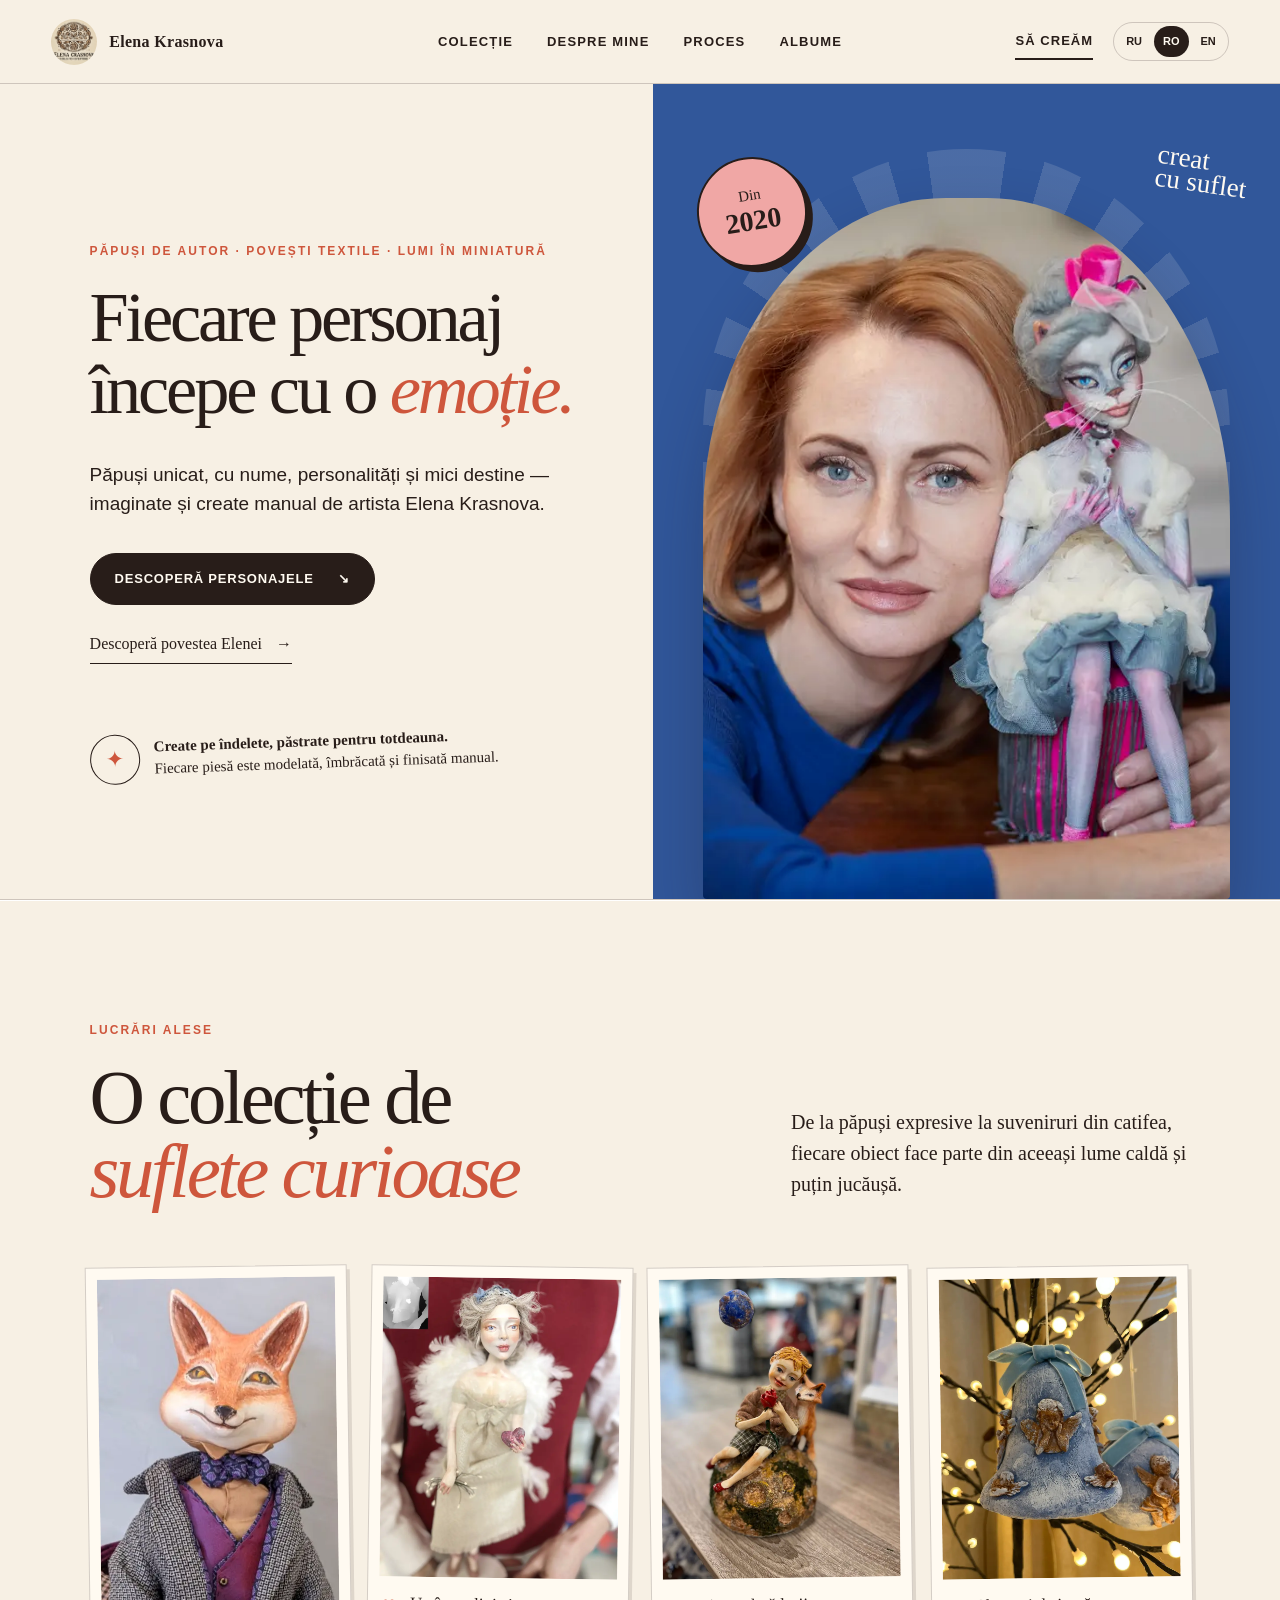
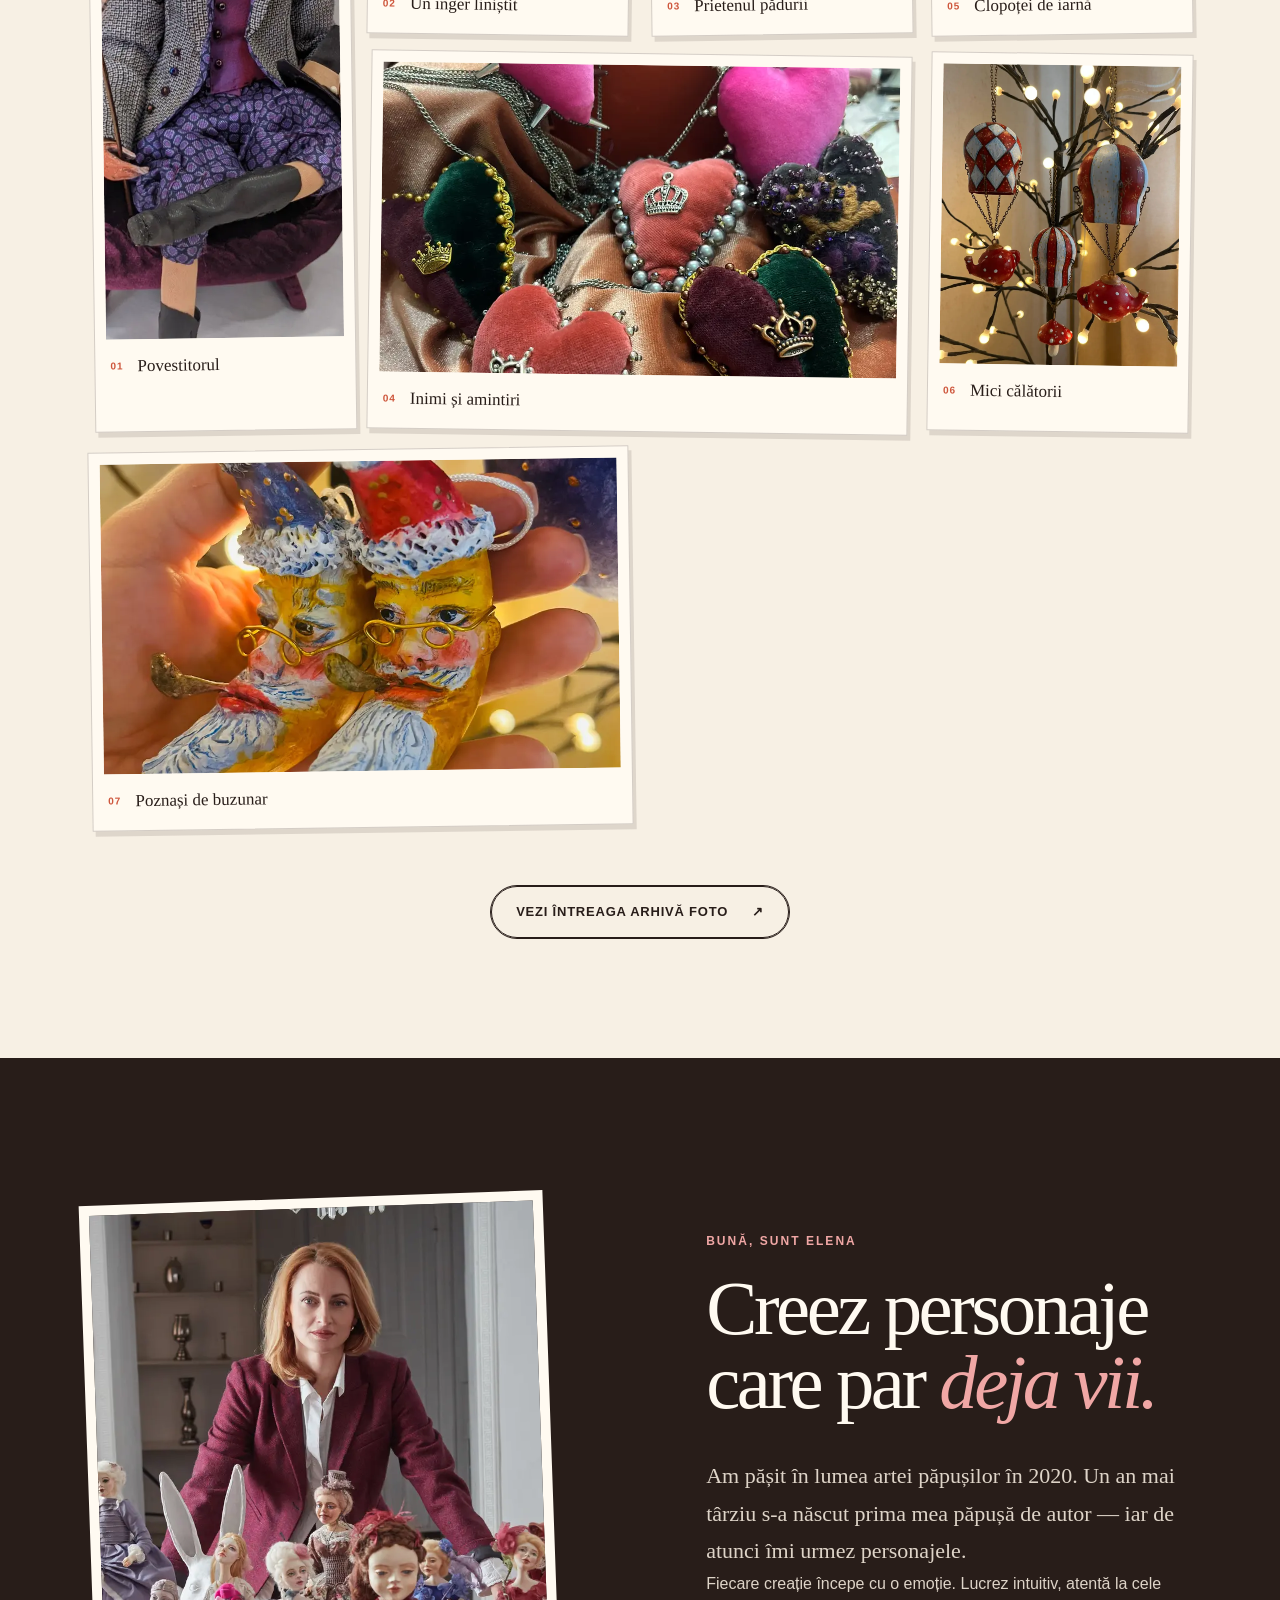
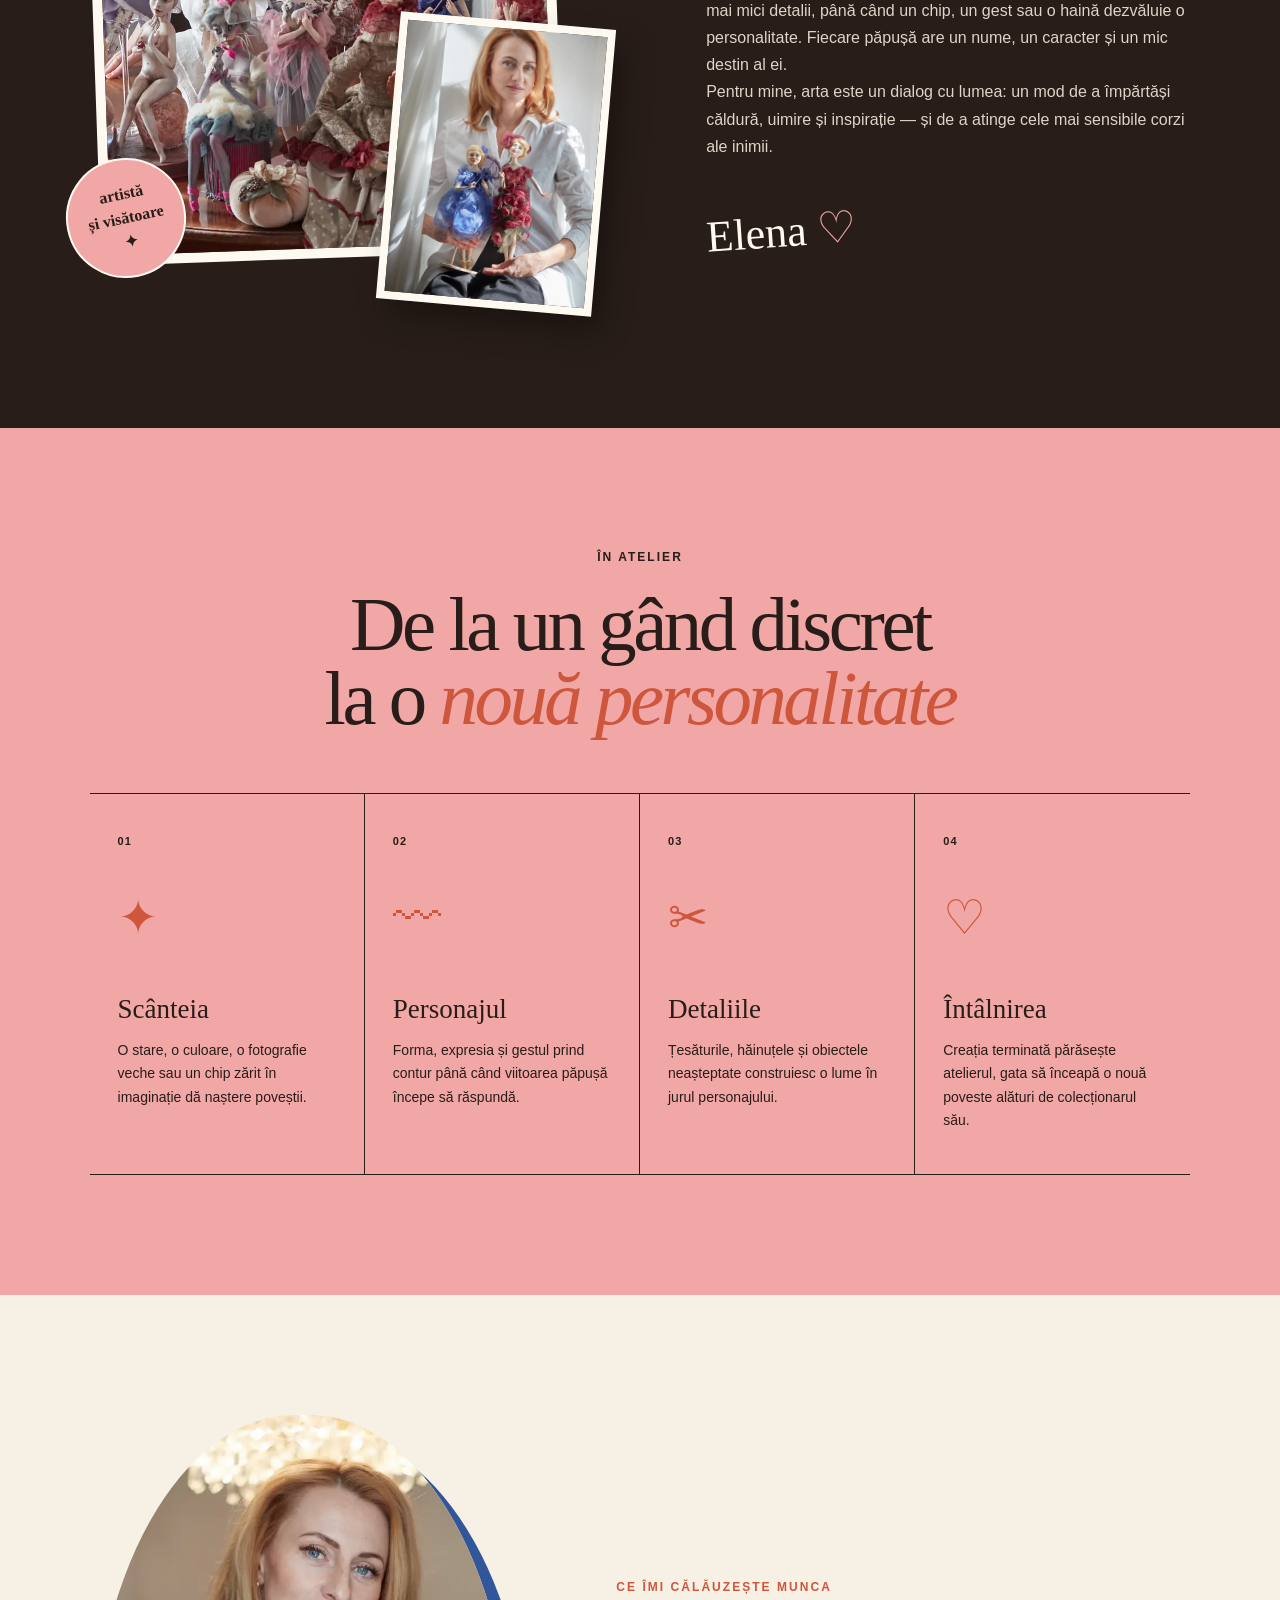
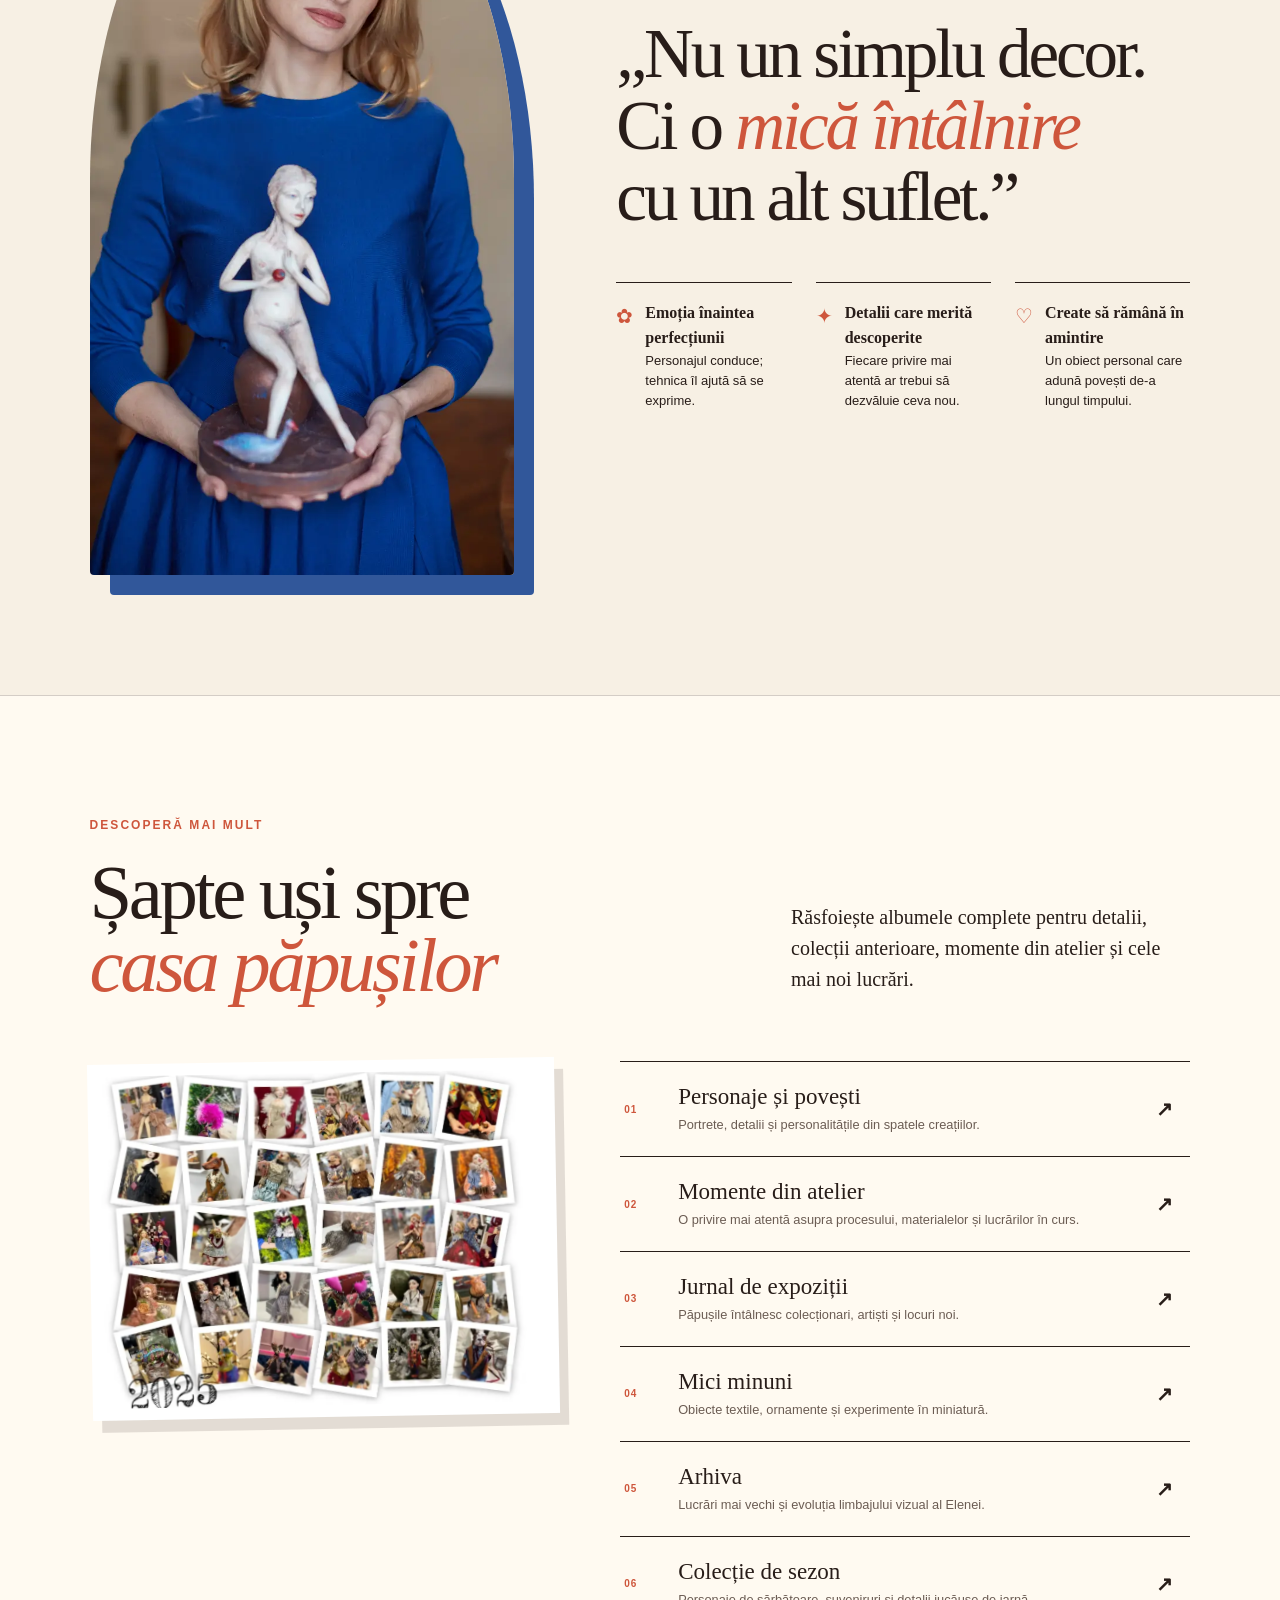
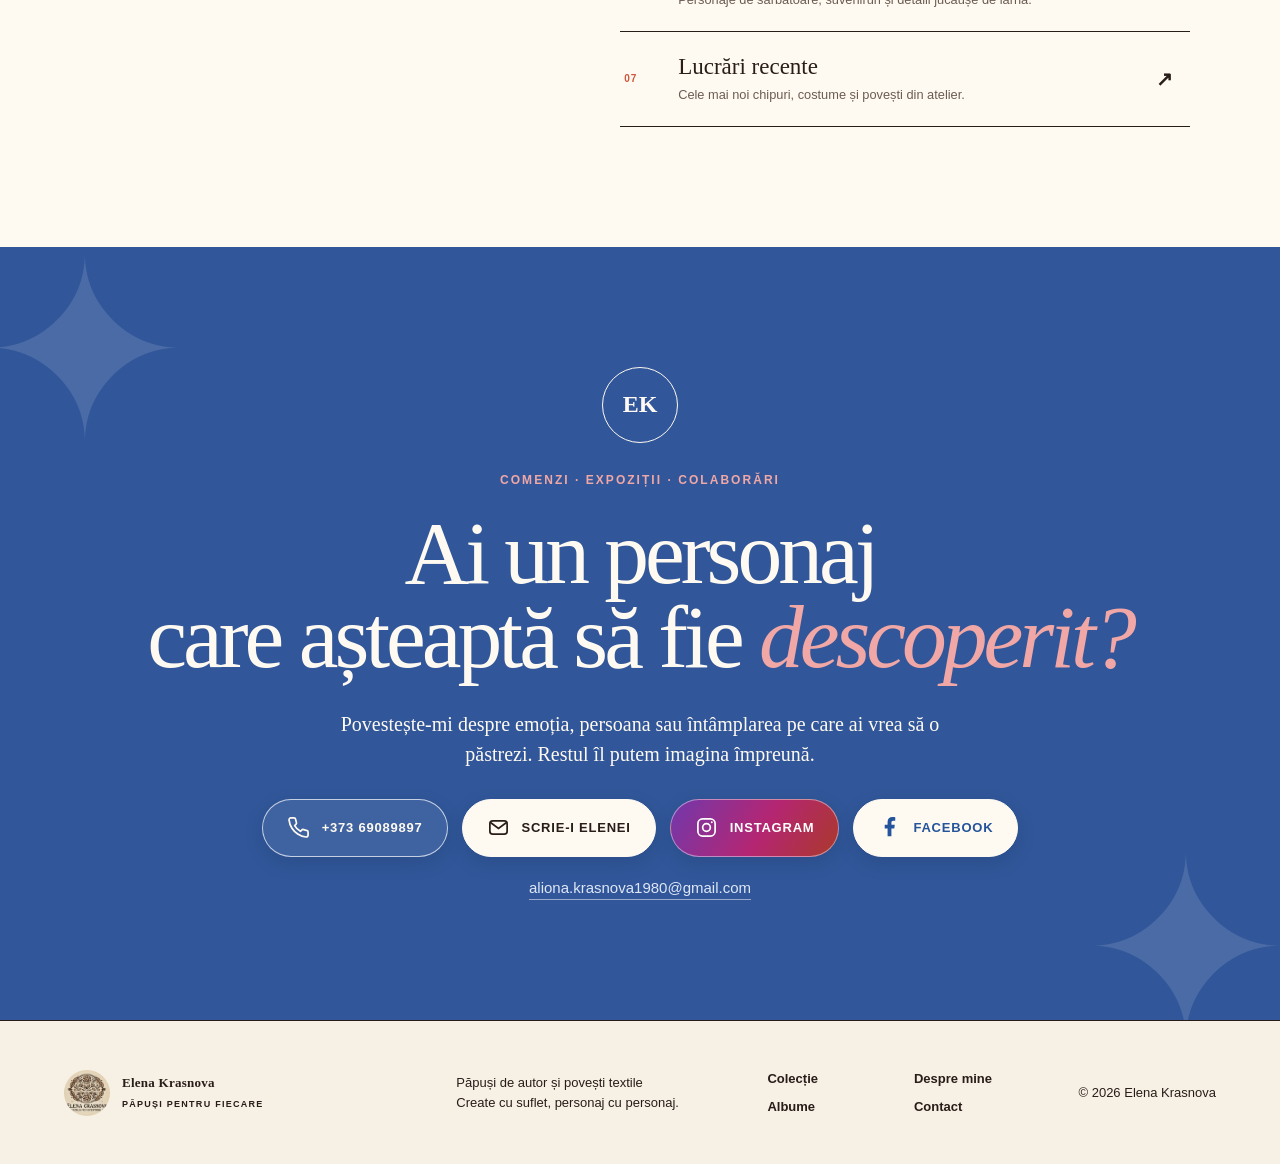
<file: ro/index.html>
<!DOCTYPE html><html lang="ro"><head><meta charset="utf-8"/><meta name="viewport" content="width=device-width, initial-scale=1"/><link rel="preload" href="/images/elena-portrait.webp" as="image"/><link rel="stylesheet" href="/assets/index-C1ZyaYux.css"/><title>Elena Krasnova — Păpuși pentru fiecare</title><meta name="description" content="Păpuși de autor unicat, povești textile și lumi în miniatură create manual de Elena Krasnova."/><link rel="shortcut icon" href="/favicon.svg"/><link rel="icon" href="/favicon.svg"/>
<link rel="stylesheet" href="/assets/static.css?v=2"/><link rel="canonical" href="https://elenakrasnova-dolls.github.io/ro/"/>
<link rel="alternate" hreflang="en" href="https://elenakrasnova-dolls.github.io/en/"/><link rel="alternate" hreflang="ru" href="https://elenakrasnova-dolls.github.io/"/><link rel="alternate" hreflang="ro" href="https://elenakrasnova-dolls.github.io/ro/"/><link rel="alternate" hreflang="x-default" href="https://elenakrasnova-dolls.github.io/"/>
</head><body><main>
<header class="site-header"><a class="brand" href="#home" aria-label="Elena Krasnova, pagina principală"><img src="/images/logo.webp" alt=""/><span>Elena Krasnova</span></a><nav aria-label="Navigare principală"><a href="#collection">Colecție</a><a href="#about">Despre mine</a><a href="#process">Proces</a><a href="#albums">Albume</a></nav><div class="header-actions"><a class="nav-cta" href="#contact">Să creăm</a><div class="language-switcher" aria-label="Alege limba"><a href="/" lang="ru" hreflang="ru" title="Русский">RU</a><a href="/ro/" lang="ro" hreflang="ro" title="Română" aria-current="page">RO</a><a href="/en/" lang="en" hreflang="en" title="English">EN</a></div></div>
</header>
<section class="hero" id="home"><div class="hero-copy"><p class="eyebrow">Păpuși de autor · povești textile · lumi în miniatură</p><h1>Fiecare personaj<br/>începe cu o <em>emoție.</em></h1><p class="hero-lede">Păpuși unicat, cu nume, personalități și mici destine — imaginate și create manual de artista Elena Krasnova.</p><div class="hero-actions"><a class="button primary" href="#collection">Descoperă personajele <span>↘</span></a><a class="text-link" href="#about">Descoperă povestea Elenei <span>→</span></a></div><div class="hero-note"><span class="spark">✦</span><p><strong>Create pe îndelete, păstrate pentru totdeauna.</strong><br/>Fiecare piesă este modelată, îmbrăcată și finisată manual.</p></div></div><div class="hero-art" aria-label="Elena Krasnova cu una dintre păpușile sale de autor"><div class="sunburst"></div><img class="hero-photo" src="/images/elena-portrait.webp" alt="Elena Krasnova alături de o păpușă de autor în albastru și roz"/><div class="roundel">Din<br/><strong>2020</strong></div><div class="scribble">creat<br/>cu suflet</div></div>
</section><div class="section-divider" aria-hidden="true"></div>
<section class="collection section" id="collection"><div class="section-heading split-heading"><div><p class="eyebrow">Lucrări alese</p><h2>O colecție de<br/><em>suflete curioase</em></h2></div><p>De la păpuși expresive la suveniruri din catifea, fiecare obiect face parte din aceeași lume caldă și puțin jucăușă.</p></div><div class="gallery-grid"><figure class="gallery-card tall"><div class="image-wrap"><img src="/images/doll-tailored.webp" alt="Păpușă de autor într-un costum miniatural cu detalii fine" loading="lazy"/></div><figcaption><span>01</span>Povestitorul</figcaption></figure><figure class="gallery-card "><div class="image-wrap"><img src="/images/doll-angel.webp" alt="Păpușă delicată în alb, decorată cu pene" loading="lazy"/></div><figcaption><span>02</span>Un înger liniștit</figcaption></figure><figure class="gallery-card "><div class="image-wrap"><img src="/images/doll-fox.webp" alt="O păpușă mică ținând o vulpe în brațe" loading="lazy"/></div><figcaption><span>03</span>Prietenul pădurii</figcaption></figure><figure class="gallery-card wide"><div class="image-wrap"><img src="/images/hearts.webp" alt="Inimi decorative din catifea, lucrate manual și împodobite cu mărgele" loading="lazy"/></div><figcaption><span>04</span>Inimi și amintiri</figcaption></figure><figure class="gallery-card "><div class="image-wrap"><img src="/images/bells.webp" alt="Clopoței albaștri lucrați manual, decorați cu îngeri" loading="lazy"/></div><figcaption><span>05</span>Clopoței de iarnă</figcaption></figure><figure class="gallery-card "><div class="image-wrap"><img src="/images/balloons.webp" alt="Baloane cu aer cald decorative, fanteziste, lucrate manual" loading="lazy"/></div><figcaption><span>06</span>Mici călătorii</figcaption></figure><figure class="gallery-card wide"><div class="image-wrap"><img src="/images/mice-shoes.webp" alt="Șoricei în miniatură așezați în pantofiori" loading="lazy"/></div><figcaption><span>07</span>Poznași de buzunar</figcaption></figure></div><div class="center-action"><a class="button outline" href="#albums">Vezi întreaga arhivă foto <span>↗</span></a></div>
</section>
<section class="about section" id="about"><div class="about-images"><img class="about-main" src="/images/elena-collection.webp" alt="Elena Krasnova alături de colecția sa de personaje lucrate manual" loading="lazy"/><img class="about-small" src="/images/artist-duo.webp" alt="Elena ținând în brațe două păpuși de autor colorate" loading="lazy"/><span class="about-sticker">artistă<br/>și visătoare<br/>✦</span></div><div class="about-copy"><p class="eyebrow">Bună, sunt Elena</p><h2>Creez personaje care par <em>deja vii.</em></h2><p class="lead">Am pășit în lumea artei păpușilor în 2020. Un an mai târziu s-a născut prima mea păpușă de autor — iar de atunci îmi urmez personajele.</p><p>Fiecare creație începe cu o emoție. Lucrez intuitiv, atentă la cele mai mici detalii, până când un chip, un gest sau o haină dezvăluie o personalitate. Fiecare păpușă are un nume, un caracter și un mic destin al ei.</p><p>Pentru mine, arta este un dialog cu lumea: un mod de a împărtăși căldură, uimire și inspirație — și de a atinge cele mai sensibile corzi ale inimii.</p><div class="signature">Elena <span>♡</span></div></div>
</section>
<section class="process section" id="process"><div class="section-heading centered"><p class="eyebrow">În atelier</p><h2>De la un gând discret<br/>la o <em>nouă personalitate</em></h2></div><div class="process-grid"><article><span>01</span><div class="process-icon">✦</div><h3>Scânteia</h3><p>O stare, o culoare, o fotografie veche sau un chip zărit în imaginație dă naștere poveștii.</p></article><article><span>02</span><div class="process-icon">〰</div><h3>Personajul</h3><p>Forma, expresia și gestul prind contur până când viitoarea păpușă începe să răspundă.</p></article><article><span>03</span><div class="process-icon">✂</div><h3>Detaliile</h3><p>Țesăturile, hăinuțele și obiectele neașteptate construiesc o lume în jurul personajului.</p></article><article><span>04</span><div class="process-icon">♡</div><h3>Întâlnirea</h3><p>Creația terminată părăsește atelierul, gata să înceapă o nouă poveste alături de colecționarul său.</p></article></div>
</section>
<section class="manifesto section"><img src="/images/artist-doll.webp" alt="Elena Krasnova ținând o păpușă sculpturală de autor" loading="lazy"/><div><p class="eyebrow">Ce îmi călăuzește munca</p><blockquote>„Nu un simplu decor.<br/>Ci o <em>mică întâlnire</em><br/>cu un alt suflet.”</blockquote><ul><li><span>✿</span><div><strong>Emoția înaintea perfecțiunii</strong><br/>Personajul conduce; tehnica îl ajută să se exprime.</div></li><li><span>✦</span><div><strong>Detalii care merită descoperite</strong><br/>Fiecare privire mai atentă ar trebui să dezvăluie ceva nou.</div></li><li><span>♡</span><div><strong>Create să rămână în amintire</strong><br/>Un obiect personal care adună povești de-a lungul timpului.</div></li></ul></div>
</section>
<section class="albums section" id="albums"><div class="section-heading split-heading"><div><p class="eyebrow">Descoperă mai mult</p><h2>Șapte uși spre<br/><em>casa păpușilor</em></h2></div><p>Răsfoiește albumele complete pentru detalii, colecții anterioare, momente din atelier și cele mai noi lucrări.</p></div><div class="album-layout"><img src="/images/collage-2025.webp" alt="Colaj cu păpușile și personajele lucrate manual de Elena Krasnova în 2025" loading="lazy"/><div class="album-list"><a href="https://photos.google.com/share/AF1QipNY6vmPEpcHfx0WodxlhPSr1V66k2Og0mekGei52IiipcwMdm5N32MvOMyMi8PhGQ?key=YkJZMEJELU1BSWxKeEYtOFd3dHVuclBKS3dvc1Rn" target="_blank" rel="noreferrer"><span>01</span><div><strong>Personaje și povești</strong><small>Portrete, detalii și personalitățile din spatele creațiilor.</small></div><b>↗</b></a><a href="https://photos.google.com/share/AF1QipOQg0ftjJDzYPFisQ8HiRwQh46MYZeJKFQ9u33m9G627VLiCDAwlF-dw3wcwXksDQ?key=ZnpPMHhkZl8xdHlXR1Jvb00wWTNacUdMb3VjRm13" target="_blank" rel="noreferrer"><span>02</span><div><strong>Momente din atelier</strong><small>O privire mai atentă asupra procesului, materialelor și lucrărilor în curs.</small></div><b>↗</b></a><a href="https://photos.google.com/share/AF1QipO95QYfhkAU-e_MOLmiMklp9s67XjpZ2Yp-q3eAOlHBWChUEh37xAUEttO3ieR-DA?key=dDFMQkFxYnowd2dPUWJJc0hoTmd6aVVyUHZFdlJn" target="_blank" rel="noreferrer"><span>03</span><div><strong>Jurnal de expoziții</strong><small>Păpușile întâlnesc colecționari, artiști și locuri noi.</small></div><b>↗</b></a><a href="https://photos.google.com/share/AF1QipOKNdUFz0gux25h-DiX9tx6hFUWUEFslOyEvEvLrds-0j1vklIsMXivjXizk0QGJQ?key=eGtoekNJMW9tTXJhOXJ3VWRuMk5GLUhiLVFOdEZR" target="_blank" rel="noreferrer"><span>04</span><div><strong>Mici minuni</strong><small>Obiecte textile, ornamente și experimente în miniatură.</small></div><b>↗</b></a><a href="https://photos.google.com/share/AF1QipNa9S4hMFDggVd9WwkFCfyKkxM2viukv5BdF-b_08uFRXHrQKt9lBom-ZY_8G07tQ?key=WWJSdEQtS2tlU2hvS21oSk5pZUxMVkpRVGxWb25R" target="_blank" rel="noreferrer"><span>05</span><div><strong>Arhiva</strong><small>Lucrări mai vechi și evoluția limbajului vizual al Elenei.</small></div><b>↗</b></a><a href="https://photos.google.com/share/AF1QipMRKIIiYKucR9vkh6xvuWF6_n7fpOHfj5l45YvNX_f51jRiBLtiGrYg1nu-XGNUgA?key=NFc3dVQ3NEktQW1WUFhkTW4wR1k3MDFqaW5tUi1n" target="_blank" rel="noreferrer"><span>06</span><div><strong>Colecție de sezon</strong><small>Personaje de sărbătoare, suveniruri și detalii jucăușe de iarnă.</small></div><b>↗</b></a><a href="https://photos.google.com/share/AF1QipN0AwGVVEpCCtqeV3S5ebzo9r7ej5DshgyuPuZF2M3VzwmMRWlTxsO1V3RdpVIr2Q?key=UFdVc2hiSnFfUUhKYlVqXzl5MVdoN3JqNlFRZk1n" target="_blank" rel="noreferrer"><span>07</span><div><strong>Lucrări recente</strong><small>Cele mai noi chipuri, costume și povești din atelier.</small></div><b>↗</b></a></div></div>
</section>
<section class="contact section" id="contact"><div class="contact-mark">EK</div><p class="eyebrow">Comenzi · expoziții · colaborări</p><h2>Ai un personaj<br/>care așteaptă să fie <em>descoperit?</em></h2><p>Povestește-mi despre emoția, persoana sau întâmplarea pe care ai vrea să o păstrezi. Restul îl putem imagina împreună.</p><div class="contact-actions"><a class="social-link contact-phone" href="tel:+37369089897" aria-label="Sun-o pe Elena la +373 69089897"><svg viewbox="0 0 24 24" fill="none" stroke="currentColor" stroke-width="1.8" stroke-linecap="round" stroke-linejoin="round" aria-hidden="true"><path d="M22 16.9v3a2 2 0 0 1-2.2 2 19.8 19.8 0 0 1-8.6-3.1 19.5 19.5 0 0 1-6-6 19.8 19.8 0 0 1-3.1-8.7A2 2 0 0 1 4.1 2h3a2 2 0 0 1 2 1.7c.1 1 .4 2 .7 2.9a2 2 0 0 1-.5 2.1L8 10a16 16 0 0 0 6 6l1.3-1.3a2 2 0 0 1 2.1-.5c.9.3 1.9.6 2.9.7a2 2 0 0 1 1.7 2z"/></svg><span>+373 69089897</span></a><a class="button primary light" href="mailto:aliona.krasnova1980@gmail.com"><svg viewbox="0 0 24 24" fill="none" stroke="currentColor" stroke-width="1.8" aria-hidden="true"><rect x="3" y="5" width="18" height="14" rx="3"/><path d="m4 7 8 6 8-6"/></svg><span>Scrie-i Elenei</span></a><a class="social-link contact-instagram" href="https://www.instagram.com/elenakrasnov.a/" target="_blank" rel="noreferrer"><svg viewbox="0 0 24 24" fill="none" stroke="currentColor" stroke-width="1.8" aria-hidden="true"><rect x="3" y="3" width="18" height="18" rx="5"/><circle cx="12" cy="12" r="4"/><circle cx="17.5" cy="6.5" r="1" fill="currentColor" stroke="none"/></svg><span>Instagram</span></a><a class="social-link contact-facebook" href="https://www.facebook.com/aliona.krasnova1980" target="_blank" rel="noreferrer"><svg viewbox="0 0 24 24" fill="currentColor" aria-hidden="true"><path d="M14 21v-8h3l.5-4H14V7c0-1.2.4-2 2-2h2V1.4C17.3 1.2 16.2 1 15 1c-3 0-5 1.8-5 5v3H7v4h3v8z"/></svg><span>Facebook</span></a></div><a class="contact-email" href="mailto:aliona.krasnova1980@gmail.com">aliona.krasnova1980@gmail.com</a>
</section>
<footer><a class="brand footer-brand" href="#home"><img src="/images/logo.webp" alt=""/><span>Elena Krasnova<br/><small>Păpuși pentru fiecare</small></span></a><p>Păpuși de autor și povești textile<br/>Create cu suflet, personaj cu personaj.</p><div><a href="#collection">Colecție</a><a href="#about">Despre mine</a><a href="#albums">Albume</a><a href="#contact">Contact</a></div><p class="copyright">© <!-- -->2026<!-- --> Elena Krasnova</p>
</footer></main></body></html>
</file>
<file: assets/static.css>
/* Static-site accessibility and the updated contact design. */
section[id] { scroll-margin-top: 120px; }
a:focus-visible { outline: 3px solid #ce563c; outline-offset: 6px; }
.contact a:focus-visible { outline-color: #fffaf1; }
.contact-actions a { gap: 12px; min-height: 58px; box-shadow: 0 6px 18px #15284730; }
.contact-actions svg { width: 23px; height: 23px; flex: 0 0 23px; }
.contact-actions .contact-instagram { background: linear-gradient(120deg, #7138ac, #b52672 55%, #aa392b); border-color: #ffffff70; color: white; }
.contact-actions .contact-facebook { background: #fffaf1; border-color: #fffaf1; color: #24549b; }
.contact-actions a:hover { transform: translateY(-3px); box-shadow: 0 10px 24px #15284755; }
.contact-email { overflow-wrap: anywhere; max-width: 100%; }
@media (prefers-reduced-motion: reduce) { .contact-actions a:hover { transform: none; } }
.header-actions { display: flex; align-items: center; justify-self: end; gap: 20px; }
.language-switcher { display: flex; gap: 3px; padding: 3px; border: 1px solid var(--line); border-radius: 999px; }
.language-switcher a { padding: 7px 9px; border-radius: 999px; font-size: 11px; font-weight: 700; }
.language-switcher a[aria-current="page"] { background: var(--ink); color: var(--cream); }
.language-switcher a:hover { background: var(--clay); color: var(--cream); }
.contact-phone { color: var(--cream); background: #ffffff12; }
html:not([lang="en"]) h1 { font-size: clamp(48px, 5.5vw, 86px); line-height: 1.02; }
html:not([lang="en"]) .hero-actions { flex-wrap: wrap; gap: 20px; }
@media (max-width: 1200px) { .site-header { column-gap: 20px; } .site-header nav { gap: 18px; } .header-actions { gap: 12px; } }
@media (max-width: 1000px) { .header-actions { grid-column: 2; grid-row: 1; } }
@media (max-width: 680px) {
  .header-actions { grid-column: 1 / -1; grid-row: 3; width: 100%; justify-content: space-between; padding-top: 9px; }
  .site-header nav { width: 100%; flex-wrap: wrap; gap: 12px 20px; }
  html:not([lang="en"]) h1 { font-size: clamp(40px, 11vw, 55px); }
  html:not([lang="en"]) h2 { font-size: clamp(34px, 9.5vw, 52px); overflow-wrap: break-word; }
  html:not([lang="en"]) .contact h2 { font-size: clamp(34px, 11.5vw, 46px); }
}
</file>
<file: assets/index-C1ZyaYux.css>
/*! tailwindcss v4.2.1 | MIT License | https://tailwindcss.com */
@layer properties{@supports (((-webkit-hyphens:none)) and (not (margin-trim:inline))) or ((-moz-orient:inline) and (not (color:rgb(from red r g b)))){*,:before,:after,::backdrop{--tw-outline-style:solid}}}@layer theme{:root,:host{--font-sans:ui-sans-serif, system-ui, sans-serif, "Apple Color Emoji", "Segoe UI Emoji", "Segoe UI Symbol", "Noto Color Emoji";--font-mono:ui-monospace, SFMono-Regular, Menlo, Monaco, Consolas, "Liberation Mono", "Courier New", monospace;--spacing:.25rem;--default-font-family:var(--font-sans);--default-mono-font-family:var(--font-mono)}}@layer base{*,:after,:before,::backdrop{box-sizing:border-box;border:0 solid;margin:0;padding:0}::file-selector-button{box-sizing:border-box;border:0 solid;margin:0;padding:0}html,:host{-webkit-text-size-adjust:100%;tab-size:4;line-height:1.5;font-family:var(--default-font-family,ui-sans-serif, system-ui, sans-serif, "Apple Color Emoji", "Segoe UI Emoji", "Segoe UI Symbol", "Noto Color Emoji");font-feature-settings:var(--default-font-feature-settings,normal);font-variation-settings:var(--default-font-variation-settings,normal);-webkit-tap-highlight-color:transparent}hr{height:0;color:inherit;border-top-width:1px}abbr:where([title]){-webkit-text-decoration:underline dotted;text-decoration:underline dotted}h1,h2,h3,h4,h5,h6{font-size:inherit;font-weight:inherit}a{color:inherit;-webkit-text-decoration:inherit;-webkit-text-decoration:inherit;-webkit-text-decoration:inherit;-webkit-text-decoration:inherit;text-decoration:inherit}b,strong{font-weight:bolder}code,kbd,samp,pre{font-family:var(--default-mono-font-family,ui-monospace, SFMono-Regular, Menlo, Monaco, Consolas, "Liberation Mono", "Courier New", monospace);font-feature-settings:var(--default-mono-font-feature-settings,normal);font-variation-settings:var(--default-mono-font-variation-settings,normal);font-size:1em}small{font-size:80%}sub,sup{vertical-align:baseline;font-size:75%;line-height:0;position:relative}sub{bottom:-.25em}sup{top:-.5em}table{text-indent:0;border-color:inherit;border-collapse:collapse}:-moz-focusring{outline:auto}progress{vertical-align:baseline}summary{display:list-item}ol,ul,menu{list-style:none}img,svg,video,canvas,audio,iframe,embed,object{vertical-align:middle;display:block}img,video{max-width:100%;height:auto}button,input,select,optgroup,textarea{font:inherit;font-feature-settings:inherit;font-variation-settings:inherit;letter-spacing:inherit;color:inherit;opacity:1;background-color:#0000;border-radius:0}::file-selector-button{font:inherit;font-feature-settings:inherit;font-variation-settings:inherit;letter-spacing:inherit;color:inherit;opacity:1;background-color:#0000;border-radius:0}:where(select:is([multiple],[size])) optgroup{font-weight:bolder}:where(select:is([multiple],[size])) optgroup option{padding-inline-start:20px}::file-selector-button{margin-inline-end:4px}::placeholder{opacity:1}@supports (not ((-webkit-appearance:-apple-pay-button))) or (contain-intrinsic-size:1px){::placeholder{color:currentColor}@supports (color:color-mix(in lab, red, red)){::placeholder{color:color-mix(in oklab, currentcolor 50%, transparent)}}}textarea{resize:vertical}::-webkit-search-decoration{-webkit-appearance:none}::-webkit-date-and-time-value{min-height:1lh;text-align:inherit}::-webkit-datetime-edit{display:inline-flex}::-webkit-datetime-edit-fields-wrapper{padding:0}::-webkit-datetime-edit{padding-block:0}::-webkit-datetime-edit-year-field{padding-block:0}::-webkit-datetime-edit-month-field{padding-block:0}::-webkit-datetime-edit-day-field{padding-block:0}::-webkit-datetime-edit-hour-field{padding-block:0}::-webkit-datetime-edit-minute-field{padding-block:0}::-webkit-datetime-edit-second-field{padding-block:0}::-webkit-datetime-edit-millisecond-field{padding-block:0}::-webkit-datetime-edit-meridiem-field{padding-block:0}::-webkit-calendar-picker-indicator{line-height:1}:-moz-ui-invalid{box-shadow:none}button,input:where([type=button],[type=reset],[type=submit]){appearance:button}::file-selector-button{appearance:button}::-webkit-inner-spin-button{height:auto}::-webkit-outer-spin-button{height:auto}[hidden]:where(:not([hidden=until-found])){display:none!important}}@layer components;@layer utilities{.visible{visibility:visible}.relative{position:relative}.start{inset-inline-start:var(--spacing)}.table{display:table}.outline{outline-style:var(--tw-outline-style);outline-width:1px}}:root{--ink:#281d19;--paper:#f7f0e4;--cream:#fffaf1;--clay:#ce563c;--blue:#31579a;--pink:#f0a7a5;--line:#281d1933}*{box-sizing:border-box}html{scroll-behavior:smooth}body{background:var(--paper);color:var(--ink);margin:0;font-family:Arial,Helvetica,sans-serif}a{color:inherit;text-decoration:none}img{max-width:100%;display:block}button,a{-webkit-tap-highlight-color:transparent}::selection{background:var(--pink);color:var(--ink)}.site-header{z-index:50;border-bottom:1px solid var(--line);-webkit-backdrop-filter:blur(16px);backdrop-filter:blur(16px);background:#f7f0e4eb;grid-template-columns:1fr auto 1fr;align-items:center;height:84px;padding:0 4vw;display:grid;position:sticky;top:0}.brand{letter-spacing:.02em;align-items:center;gap:12px;width:max-content;font-family:Georgia,serif;font-weight:700;display:flex}.brand img{object-fit:cover;mix-blend-mode:multiply;border-radius:50%;width:46px;height:46px}nav{text-transform:uppercase;letter-spacing:.09em;gap:34px;font-size:13px;font-weight:700;display:flex}nav a,footer a{transition:color .2s}nav a:hover,footer a:hover{color:var(--clay)}.nav-cta{border-bottom:2px solid var(--ink);text-transform:uppercase;letter-spacing:.08em;justify-self:end;padding:8px 0;font-size:13px;font-weight:800}.hero{border-bottom:1px solid var(--line);grid-template-columns:1.02fr .98fr;min-height:calc(100vh - 84px);display:grid;overflow:hidden}.hero-copy{flex-direction:column;justify-content:center;padding:9vh 5vw 5vh 7vw;display:flex;position:relative}.eyebrow{color:var(--clay);letter-spacing:.17em;text-transform:uppercase;margin:0 0 22px;font-size:12px;font-weight:800}h1,h2,blockquote{letter-spacing:-.045em;font-family:Georgia,Times New Roman,serif;font-weight:400}h1{margin:0;font-size:clamp(58px,7.2vw,112px);line-height:.88}h1 em,h2 em,blockquote em{color:var(--clay);font-weight:400}.hero-lede{max-width:600px;margin:34px 0 0;font-size:19px;line-height:1.55}.hero-actions{align-items:center;gap:28px;margin-top:34px;display:flex}.button{border:1.5px solid var(--ink);letter-spacing:.06em;text-transform:uppercase;border-radius:999px;justify-content:center;align-items:center;gap:24px;min-height:52px;padding:0 24px;font-size:13px;font-weight:800;transition:transform .2s,box-shadow .2s,background .2s;display:inline-flex}.button:hover{transform:translateY(-2px);box-shadow:0 8px #281d191f}.button.primary{background:var(--ink);color:var(--cream)}.button.outline{background:0 0}.text-link{border-bottom:1px solid var(--ink);padding:7px 0;font-family:Georgia,serif;font-size:16px}.text-link span{margin-left:10px}.hero-note{align-items:center;gap:14px;margin-top:7vh;font-family:Georgia,serif;font-size:15px;line-height:1.45;display:flex;transform:rotate(-2deg)}.hero-note p{margin:0}.spark{border:1px solid var(--ink);width:50px;height:50px;color:var(--clay);border-radius:50%;flex:0 0 50px;place-items:center;font-size:22px;display:grid}.hero-art{background:var(--blue);justify-content:center;align-items:flex-end;min-height:720px;display:flex;position:relative;overflow:hidden}.sunburst{background:repeating-conic-gradient(from 0deg,#fffaf121 0 8deg, transparent 8deg 16deg);border-radius:50% 50% 12px 12px;position:absolute;inset:8% 8% 22%}.hero-photo{z-index:2;object-fit:cover;object-position:center;filter:saturate(.94)contrast(1.03);border-radius:46% 46% 4px 4px;width:84%;height:86%;position:relative;box-shadow:0 30px 60px #18192d47}.roundel{z-index:3;text-align:center;background:var(--pink);border:2px solid var(--ink);width:110px;height:110px;box-shadow:5px 6px 0 var(--ink);border-radius:50%;place-content:center;font-family:Georgia,serif;font-size:15px;line-height:1.2;display:grid;position:absolute;top:9%;left:7%;transform:rotate(-9deg)}.roundel strong{font-size:28px}.scribble{z-index:3;color:var(--cream);font-family:Brush Script MT,cursive;font-size:27px;line-height:.85;position:absolute;top:8%;right:5%;transform:rotate(8deg)}.section-divider{background:#fff;height:1px}.section{padding:120px 7vw}.section-heading{margin-bottom:58px}.section-heading h2,.about h2{margin:0;font-size:clamp(48px,6vw,84px);line-height:.96}.split-heading{grid-template-columns:1.2fr .8fr;align-items:end;gap:8vw;display:grid}.split-heading>p{max-width:450px;margin:0 0 8px;font-family:Georgia,serif;font-size:20px;line-height:1.55}.gallery-grid{grid-template-columns:repeat(4,1fr);grid-auto-flow:dense;gap:18px;display:grid}.gallery-card{background:var(--cream);border:1px solid var(--line);margin:0;padding:11px 11px 16px;transition:transform .25s;box-shadow:3px 5px #281d191f}.gallery-card:nth-child(odd){transform:rotate(-.8deg)}.gallery-card:nth-child(2n){transform:rotate(.8deg)}.gallery-card:hover{transform:translateY(-7px)rotate(0)}.gallery-card.tall{grid-row:span 2}.gallery-card.wide{grid-column:span 2}.image-wrap{background:#eadfce;height:300px;overflow:hidden}.tall .image-wrap{height:660px}.wide .image-wrap{height:310px}.gallery-card img{object-fit:cover;width:100%;height:100%;transition:transform .5s}.gallery-card:hover img{transform:scale(1.03)}.gallery-card figcaption{align-items:center;gap:14px;padding:14px 4px 0;font-family:Georgia,serif;font-size:17px;display:flex}.gallery-card figcaption span{color:var(--clay);letter-spacing:.1em;font:700 10px Arial,sans-serif}.center-action{justify-content:center;margin-top:58px;display:flex}.about{background:var(--ink);color:var(--cream);grid-template-columns:1.03fr .97fr;align-items:center;gap:8vw;display:grid}.about-images{padding:20px 50px 50px 0;position:relative}.about-main{object-fit:cover;border:10px solid var(--cream);width:100%;height:660px;transform:rotate(-2deg)}.about-small{aspect-ratio:3/4;object-fit:cover;border:8px solid var(--cream);width:42%;position:absolute;bottom:0;right:0;transform:rotate(5deg);box-shadow:12px 16px 30px #0000004d}.about-sticker{text-align:center;width:120px;height:120px;color:var(--ink);background:var(--pink);border:2px solid var(--cream);border-radius:50%;place-content:center;font-family:Georgia,serif;font-weight:700;display:grid;position:absolute;bottom:30px;left:-24px;transform:rotate(-12deg)}.about-copy .eyebrow,.about-copy h2 em{color:var(--pink)}.about-copy .lead{margin-top:38px;font-family:Georgia,serif;font-size:22px;line-height:1.55}.about-copy>p:not(.eyebrow){color:#ded4c8;max-width:630px;line-height:1.7}.signature{margin-top:28px;font-family:Brush Script MT,cursive;font-size:44px;transform:rotate(-4deg)}.signature span{color:var(--pink)}.process{background:var(--pink)}.centered{text-align:center}.centered .eyebrow{color:var(--ink)}.process-grid{border-top:1px solid var(--ink);border-bottom:1px solid var(--ink);grid-template-columns:repeat(4,1fr);display:grid}.process-grid article{border-right:1px solid var(--ink);padding:34px 28px 42px;position:relative}.process-grid article:last-child{border-right:0}.process-grid article>span{letter-spacing:.1em;font-size:11px;font-weight:700}.process-icon{color:var(--clay);margin:30px 0 40px;font-family:Georgia,serif;font-size:48px}.process h3{margin:0 0 14px;font:400 27px Georgia,serif}.process article p{margin:0;font-size:14px;line-height:1.65}.manifesto{grid-template-columns:.85fr 1.15fr;align-items:center;gap:8vw;display:grid}.manifesto>img{object-fit:cover;width:100%;height:760px;box-shadow:20px 20px 0 var(--blue);border-radius:48% 48% 4px 4px}blockquote{margin:0 0 50px;font-size:clamp(45px,5.4vw,78px);line-height:1.03}.manifesto ul{grid-template-columns:repeat(3,1fr);gap:24px;margin:0;padding:0;list-style:none;display:grid}.manifesto li{border-top:1px solid var(--ink);gap:12px;padding-top:18px;font-size:13px;line-height:1.55;display:flex}.manifesto li>span{color:var(--clay);font-size:20px}.manifesto li strong{font-family:Georgia,serif;font-size:16px}.albums{background:var(--cream);border-top:1px solid var(--line)}.album-layout{grid-template-columns:.9fr 1.1fr;align-items:start;gap:5vw;display:grid}.album-layout>img{border:12px solid #fff;width:100%;position:sticky;top:110px;transform:rotate(-1deg);box-shadow:9px 12px #281d1921}.album-list{border-top:1px solid var(--ink)}.album-list a{border-bottom:1px solid var(--ink);grid-template-columns:44px 1fr 30px;align-items:center;gap:10px;padding:22px 4px;transition:padding .2s,background .2s;display:grid}.album-list a:hover{background:var(--paper);padding-left:14px}.album-list>a>span{color:var(--clay);letter-spacing:.1em;font-size:10px;font-weight:700}.album-list strong{font:400 23px Georgia,serif;display:block}.album-list small{color:#6b5c53;margin-top:6px;line-height:1.4;display:block}.album-list b{font-size:20px}.contact{text-align:center;background:var(--blue);color:var(--cream);position:relative;overflow:hidden}.contact:before,.contact:after{content:"✦";color:#ffffff1f;font-family:Georgia,serif;font-size:250px;position:absolute}.contact:before{top:-80px;left:-20px}.contact:after{bottom:-120px;right:-10px}.contact-mark{border:1px solid var(--cream);border-radius:50%;place-items:center;width:76px;height:76px;margin:0 auto 28px;font:700 24px Georgia,serif;display:grid}.contact .eyebrow{color:var(--pink)}.contact h2{margin:0;font-size:clamp(55px,7vw,98px);line-height:.94}.contact h2 em{color:var(--pink)}.contact>p:not(.eyebrow){max-width:600px;margin:30px auto;font-family:Georgia,serif;font-size:20px;line-height:1.5}.button.light{background:var(--cream);color:var(--ink);border-color:var(--cream)}.contact-actions{z-index:1;flex-wrap:wrap;justify-content:center;align-items:center;gap:14px;display:flex;position:relative}.social-link{letter-spacing:.06em;text-transform:uppercase;border:1px solid #ffffffb3;border-radius:999px;align-items:center;min-height:52px;padding:0 24px;font-size:13px;font-weight:800;transition:background .2s,color .2s,transform .2s;display:inline-flex}.social-link:hover{background:var(--cream);color:var(--ink);transform:translateY(-2px)}.contact-email{z-index:1;color:#dfe7f7;border-bottom:1px solid #ffffff80;margin-top:20px;font-size:15px;display:inline-block;position:relative}footer{border-top:1px solid var(--ink);grid-template-columns:1.3fr 1fr 1fr auto;align-items:center;gap:40px;padding:48px 5vw;font-size:13px;line-height:1.5;display:grid}.footer-brand small{text-transform:uppercase;letter-spacing:.14em;font:700 9px Arial,sans-serif}footer>div{grid-template-columns:1fr 1fr;gap:8px 22px;font-weight:700;display:grid}.copyright{text-align:right}@media (width<=1000px){.site-header{grid-template-columns:1fr auto;height:auto;min-height:72px;padding:10px 4vw}nav{order:3;grid-area:2/1/auto/-1;justify-content:center;gap:24px;padding:9px 0 3px;overflow-x:auto}.nav-cta{grid-column:2}.hero{grid-template-columns:1fr}.hero-copy{padding:10vh 7vw 8vh}.hero-art{min-height:680px}.hero-photo{width:70%}.gallery-grid{grid-template-columns:repeat(2,1fr)}.about{grid-template-columns:1fr}.process-grid{grid-template-columns:repeat(2,1fr)}.process-grid article:nth-child(2){border-right:0}.process-grid article:nth-child(-n+2){border-bottom:1px solid var(--ink)}.manifesto{grid-template-columns:1fr}.manifesto>img{width:75%;height:700px;margin:auto}footer{grid-template-columns:1fr 1fr}}@media (width<=680px){.site-header{position:relative}.brand span{font-size:14px}.nav-cta{font-size:11px}nav{justify-content:flex-start;font-size:10px}.hero-copy{padding-top:12vh}h1{font-size:55px}.hero-actions{flex-direction:column;align-items:flex-start}.hero-note{margin-top:50px}.hero-art{min-height:520px}.hero-photo{width:88%;height:88%}.roundel{width:90px;height:90px;left:3%}.section{padding:82px 5vw}.split-heading{grid-template-columns:1fr;gap:24px}.gallery-grid{grid-template-columns:1fr 1fr;gap:10px}.gallery-card{padding:7px 7px 12px}.gallery-card.tall,.gallery-card.wide{grid-area:auto}.image-wrap,.tall .image-wrap,.wide .image-wrap{height:250px}.gallery-card figcaption{gap:7px;font-size:13px}.about-images{padding:0 28px 38px 8px}.about-main{border-width:7px;height:480px}.about-small{border-width:5px}.about-sticker{width:94px;height:94px;font-size:13px;left:0}.process-grid{grid-template-columns:1fr}.process-grid article{border-right:0;border-bottom:1px solid var(--ink)}.process-grid article:last-child{border-bottom:0}.manifesto>img{width:90%;height:540px}.manifesto ul,.album-layout{grid-template-columns:1fr}.album-layout>img{position:static}.album-list strong{font-size:20px}.contact-actions{flex-direction:column}.contact-actions>a{justify-content:center;width:min(100%,320px)}.contact-email{font-size:13px}footer{text-align:left;grid-template-columns:1fr}.copyright{text-align:left}}@media (prefers-reduced-motion:reduce){html{scroll-behavior:auto}*{transition:none!important}}@property --tw-outline-style{syntax:"*";inherits:false;initial-value:solid}
</file>
